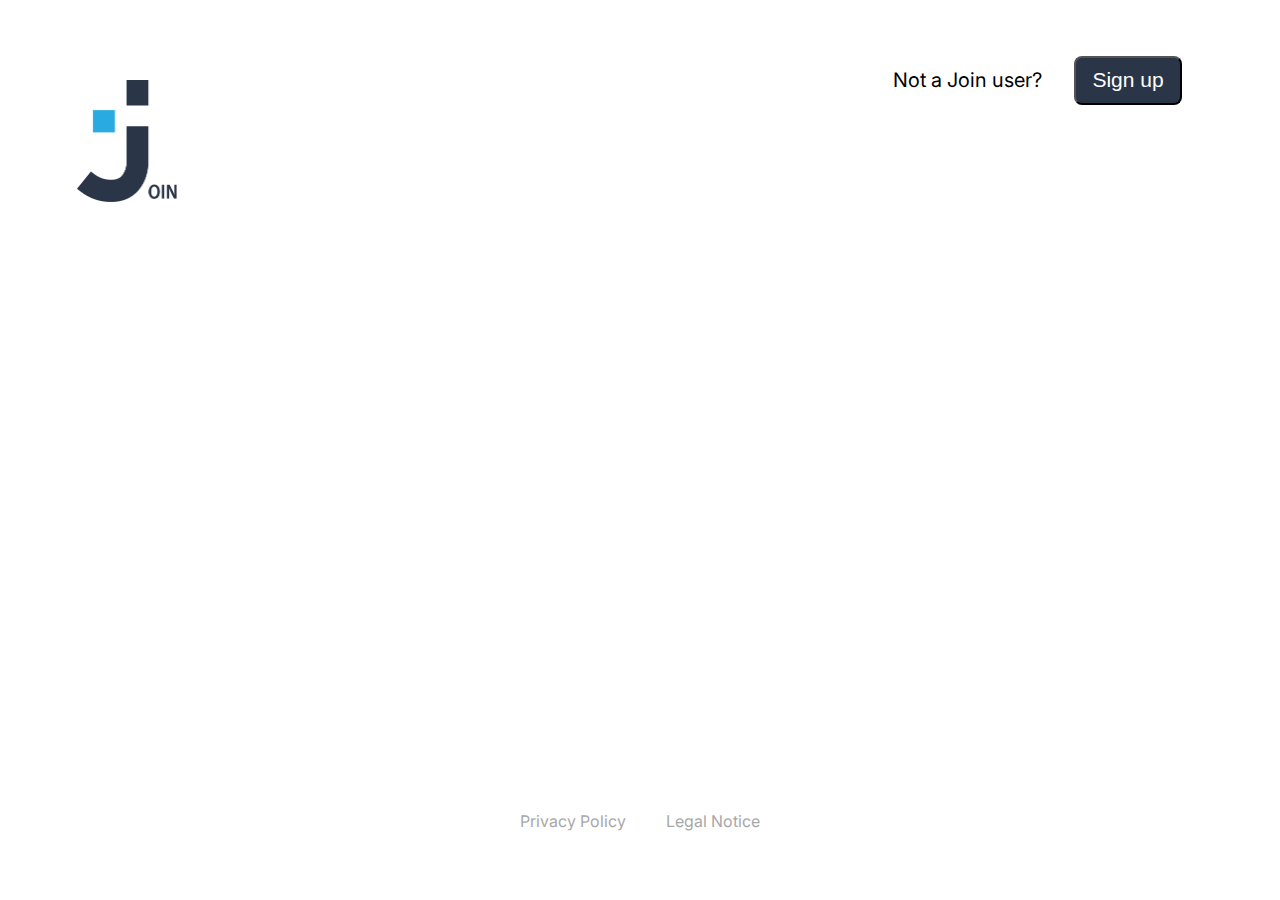
<file: index.html>
<!DOCTYPE html>
<html lang="en">
  <head>
    <meta charset="UTF-8" />
    <meta name="viewport" content="width=device-width, initial-scale=1.0" />
    <link rel="icon" href="/assets/img/logo_white.png" sizes="48x48" />
    <link rel="stylesheet" href="./styles/login.css" />
    <link rel="stylesheet" href="./styles/loginResponsive.css" />
    <script src="./scripts/script.js"></script>
    <script src="./scripts/login.js"></script>
    <title>Join</title>
  </head>

  <body onload="renderLogin()">
    
    <div id="wrapDiv"></div>
      <div class="legal-links">
        <a href="./privacy_policy.html" target="_blank">Privacy Policy</a><a href="./legal_notice.html" target="_blank">Legal Notice</a>
      </div>
    <div id="task-created-popup" class="popup">Login successful!</div>
    <div id="task-created-popup2" class="popup">Please check your details!</div>
    <div id="popup-valid-email" class="popup">Bitte geben Sie eine gültige E-Mail-Adresse ein.</div>
  </body>
</html>
</file>
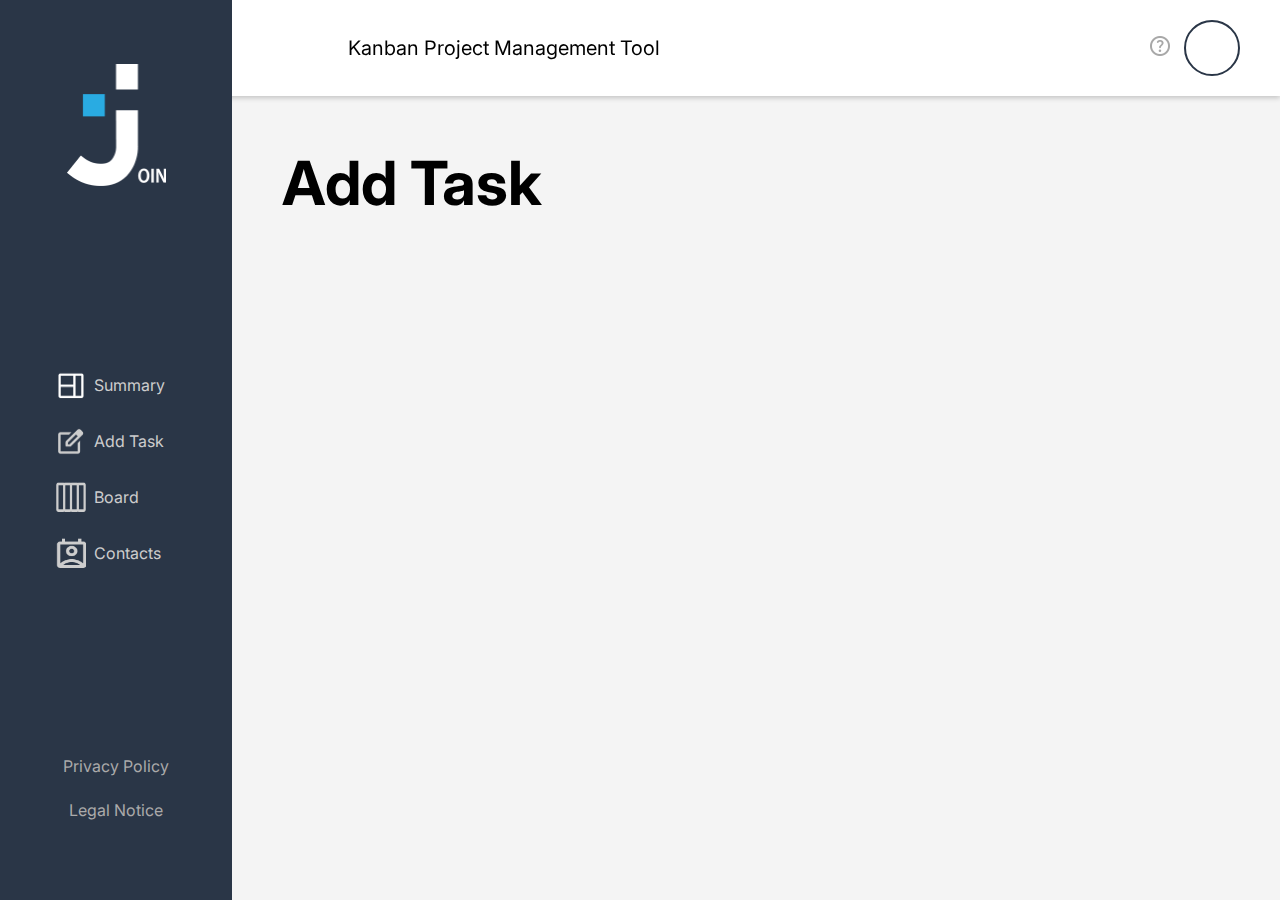
<file: addtask.html>
<!DOCTYPE html>
<html lang="de">

<head>
    <meta charset="UTF-8">
    <meta name="viewport" content="width=device-width, initial-scale=1.0">
    <title>JOIN - Add Task</title>
    <link rel="icon" href="./assets/img/logo_white.png" sizes="48x48" />
    <link rel="stylesheet" href="./styles/style.css">
    <link rel="stylesheet" href="./styles/addtask.css">
    <link rel="stylesheet" href="./styles/addtask2.css">
    <link rel="stylesheet" href="./styles/addtask3.css">
    <link rel="stylesheet" href="./styles/addtaskResponsive.css">
    <link rel="stylesheet" href="./styles/responsive.css">
    <link rel="stylesheet" href="./styles/header.css">
    <link rel="stylesheet" href="./styles/sidebar.css">
</head>

<body onload="init()">
    <div w3-include-html="./assets/templates/header.html"></div>
    <div w3-include-html="./assets/templates/sidebar.html"></div>
    <div class="container">
        <main>
            <section class="addTask-container">
                <div class="addTask-header">
                    <h1>Add Task</h1>
                </div>
                <div class="addTask-content">
                </div>
                <div class="addTask-footer"></div>
            </section>
        </main>
    </div>
    <div id="error-message-box" class="error-message-box"></div>
    <script src="./scripts/script.js"></script>
    <script src="./scripts/addtask.js"></script>
    <script src="./scripts/addtask2.js"></script>
    <script src="./scripts/addtask3.js"></script>
    <script src="./scripts/addtask4.js"></script>
    <script src="./scripts/addtask5.js"></script>
    <script src="./scripts/addtaskTemplates.js"></script>
    <script src="./scripts/remoteStorage.js"></script>
    <script src="./scripts/w3include.js"></script>
</body>

</html>
</file>
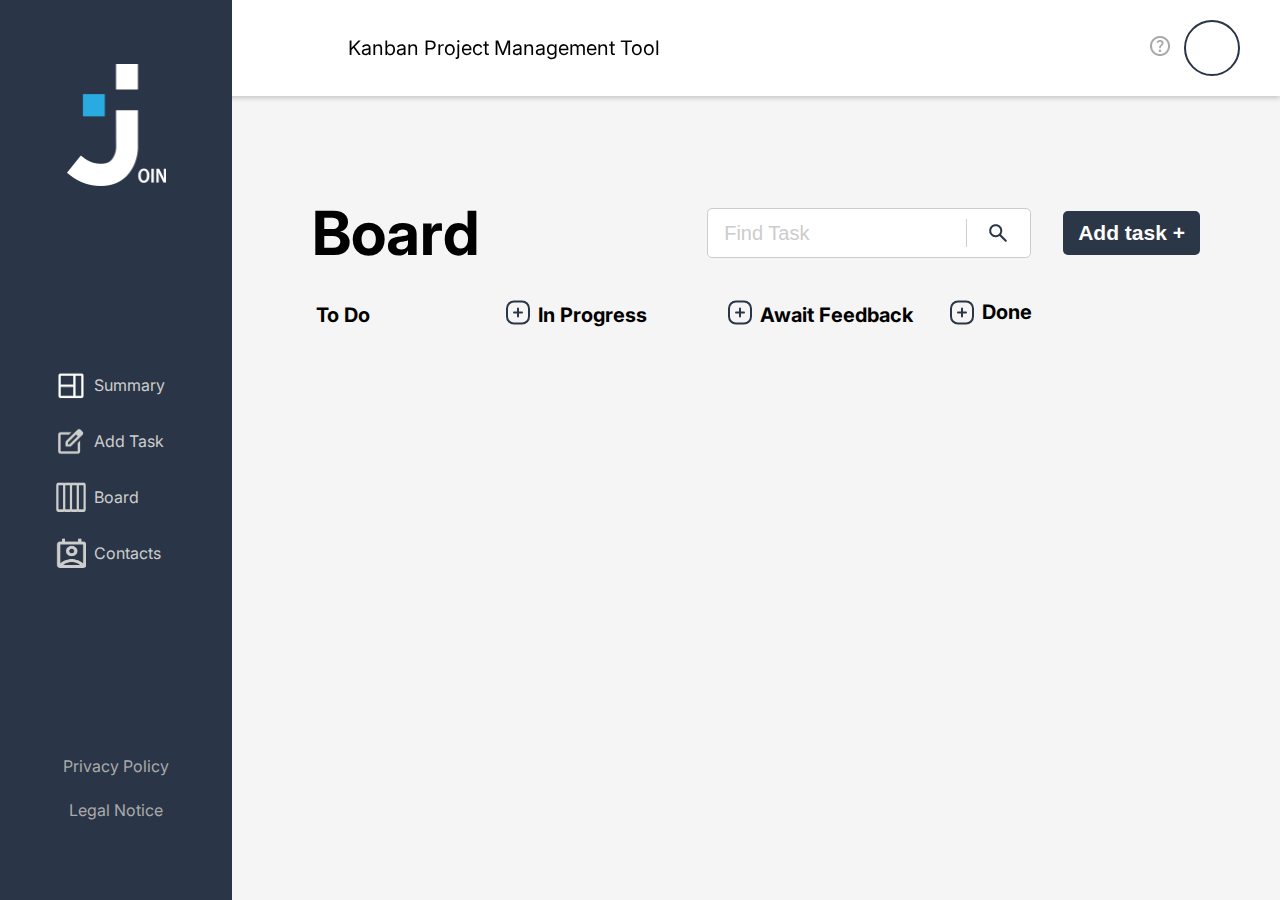
<file: board.html>
<!DOCTYPE html>
<html lang="en">

<head>
    <meta charset="UTF-8">
    <meta name="viewport" content="width=device-width, initial-scale=1.0">
    <title>JOIN - Board</title>
    <link rel="icon" href="./assets/img/logo_white.png" sizes="48x48" />
    <link rel="stylesheet" href="./styles/board.css">
    <link rel="stylesheet" href="./styles/boardPopups.css">
    <link rel="stylesheet" href="./styles/boardEditTask.css">
    <link rel="stylesheet" href="./styles/boardSubtasksEdit.css">
    <link rel="stylesheet" href="./styles/boardResponsive.css">
    <script src="./scripts/w3include.js"></script>
    <script src="./scripts/script.js"></script>
    <script src="./scripts/board.js"></script>
    <script src="./scripts/boardTemplates.js"></script>
    <script src="./scripts/boardEditTask.js"></script>
    <script src="./scripts/boardSubtasks.js"></script>
    <!-- <script src="./scripts/touchEvents.js"></script> -->
</head>

<body onload="onloadFunc()">
    <div w3-include-html="./assets/templates/header.html"></div>
    <div w3-include-html="./assets/templates/sidebar.html"></div>

    <div id="add-task-modal" class="add-task-modal hidden">
        <div class="add-task-popup">
            <button class="close-modal-btn" onclick="closeAddTaskModal()">✖</button>
            <iframe id="addTaskIframe" src="./addtask.html" onload="hideIframeElements('addTaskIframe')"
                frameborder="0"></iframe>
        </div>
    </div>

    <div id="taskPopup" class="popup" onclick="closeTaskPopup()">
        <div id="taskView" class="popup-content" onclick="event.stopPropagation()">
            <div class="popup-header">
                <div id="taskBadge"></div>
                <button onclick="closeTaskPopup()" class="close-btn">&#x2715</button>
            </div>
            <h1 id="taskTitle"></h1>
            <p id="taskDescription"></p>
            <p><span class="details">Due date: </span><span id="taskDueDate"></span></p>
            <p class="task-priority gap-8"><span class="details">Priority: </span><span class="task-priority"
                    id="taskPriority"></span></p>
            <p><span class="details">Assigned To: </span><span class="task-contacts" id="taskContacts"></span></p>
            <p><span class="details">Subtasks</span>
                <span class="subtasks" id="subtasksList">
                </span>
            </p>
            <div class="popup-footer">
                <div class="edit-and-delete">
                    <div class="delete-task" onclick="deleteTask()">
                        <img src="./assets/icons/contact_basket.png" alt="Delete Task">
                        <span>Delete</span>
                    </div>
                    <div class="separator"></div>
                    <div class="edit-task" onclick="editTask()">
                        <img src="./assets/icons/contact_edit.png" alt="Edit Task">
                        <span>Edit</span>
                    </div>
                </div>
            </div>
        </div>
        <div id="taskEdit" class="popup-content hidden" onclick="event.stopPropagation()"></div>
    </div>
    <div class="board-container">
        <div class="board-headline">
            <h1>Board</h1> <img onclick="window.location.href='./addtask.html'" id="plusAddTaskM"
                src="./assets/icons/plus-addtask-board.png" alt="Open Add Task">
            <div class="find-and-add">
                <div class="searchbar">
                    <input id="search-input" type="text" placeholder="Find Task" oninput="onSearchInput()"
                        maxlength="10" />
                    <div class="search-separator"></div>
                    <span onclick="findTask()" class="search-icon"><img src="./assets/icons/search.png" alt=""></span>
                </div>
                <button class="add-task" onclick="openAddTaskModal()">Add task +</button>
            </div>
        </div>
        <div class="board">
            <div class="row">
                <h2>To Do <button class="add-task-btn"><img src="./assets/icons/plus.svg" alt="Add Task"></button></h2>
                <div id="To-Do" ondrop="moveTo('To-Do')" ondragleave="removeHighlight('To-Do')"
                    ondragover="allowDrop(event); highlight('To-Do')">
                    <div class="task-list">
                    </div>
                </div>
            </div>
            <div class="row">
                <h2>In Progress <button class="add-task-btn"><img src="./assets/icons/plus.svg" alt="Add Task"></button>
                </h2>
                <div id="In Progress" ondrop="moveTo('In Progress')" ondragleave="removeHighlight('In Progress')"
                    ondragover="allowDrop(event); highlight('In Progress')">
                    <div class="task-list"></div>
                </div>
            </div>
            <div class="row">
                <h2>Await Feedback <button class="add-task-btn"><img src="./assets/icons/plus.svg"
                            alt="Add Task"></button></h2>
                <div id="Await Feedback" ondrop="moveTo('Await Feedback')"
                    ondragleave="removeHighlight('Await Feedback')"
                    ondragover="allowDrop(event); highlight('Await Feedback')">
                    <div class="task-list"></div>
                </div>
            </div>
            <div class="row">
                <h2>Done</h2>
                <div id="Done" ondrop="moveTo('Done')" ondragleave="removeHighlight('Done')"
                    ondragover="allowDrop(event); highlight('Done')">
                    <div class="task-list"></div>
                </div>
            </div>
        </div>
    </div>
</body>

</html>
</file>
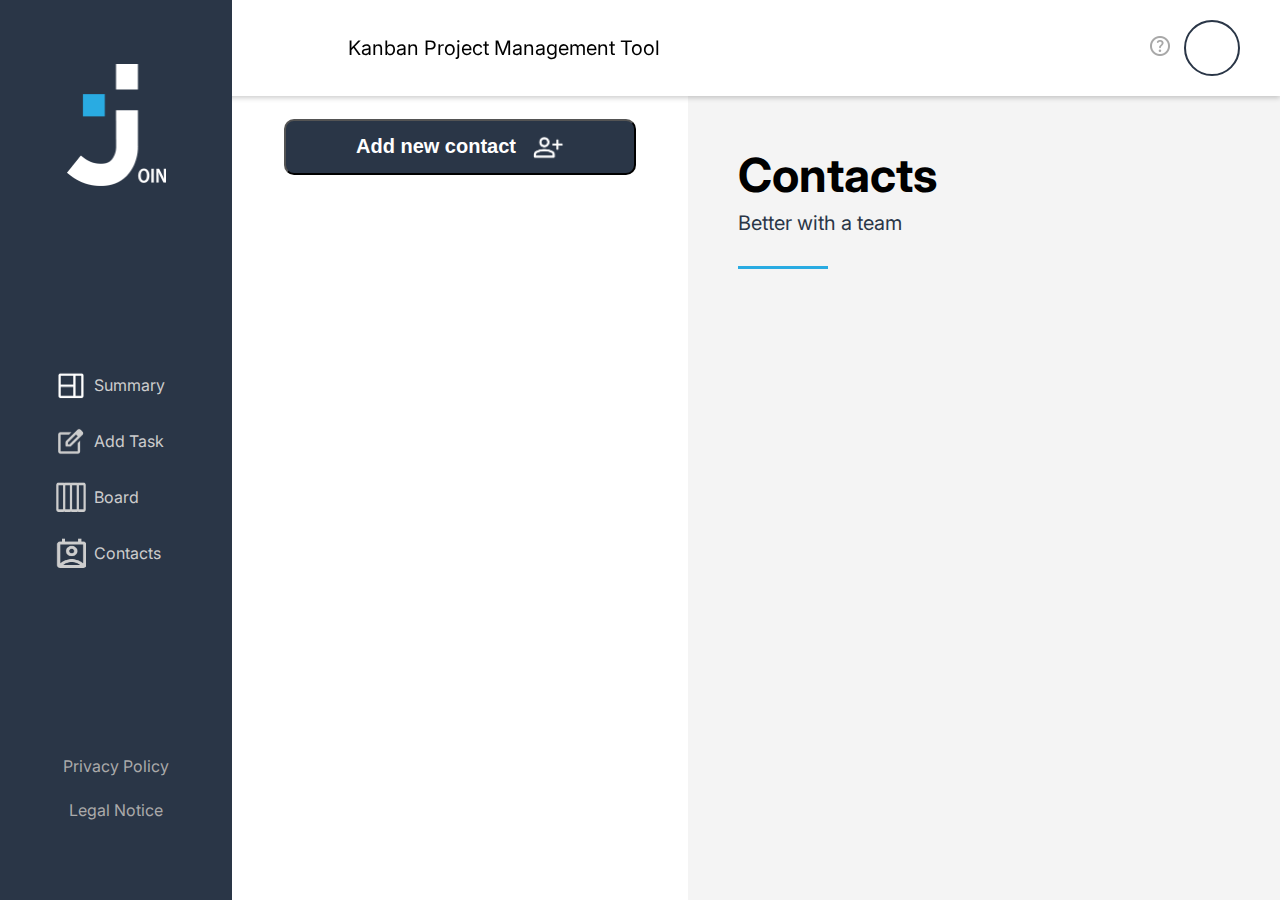
<file: contacts.html>
<!DOCTYPE html>
<html lang="de">

<head>
    <meta charset="UTF-8">
    <meta name="viewport" content="width=device-width, initial-scale=1.0">
    <title>JOIN - Contacts</title>
    <link rel="icon" href="./assets/img/logo_white.png" sizes="48x48" />
    <link rel="stylesheet" href="./styles/style.css">
    <link rel="stylesheet" href="./styles/contacts.css">
    <link rel="stylesheet" href="./styles/contacts2.css">
    <link rel="stylesheet" href="./styles/contactsResponsive.css">
    <link rel="stylesheet" href="./styles/contactsResponsive2.css">
    <link rel="stylesheet" href="./styles/responsive.css">
    <link rel="stylesheet" href="./styles/header.css">
    <link rel="stylesheet" href="./styles/sidebar.css">
</head>

<body onload="init()">
    <div w3-include-html="./assets/templates/header.html"></div>
    <div w3-include-html="./assets/templates/sidebar.html"></div>
    <div class="container">
        <main class="main-contacts">
            <section class="contacts-container">
                <div class="contacts-list">
                    <div class="contacts-area-button">
                        <button class="add-contact">
                            <h2>Add new contact</h2>
                            <img class="contacts-logo" src="../../assets/icons/addcontact.png" alt="Logo Add Contact">
                        </button>
                    </div>
                    <div class="contacts-area-list">
                    </div>
                </div>
                <div class="contacts-details">
                    <button class="contacts-back-button">
                        <img class="contacts-back-button-img" src="../../assets/icons/arrow-left-line.png" alt="Arrow left">
                    </button>
                    <div class="contacts-details-header">
                        <h1>Contacts</h1>
                        <div class="vertical-line">
                        </div>
                        <h2>Better with a team</h2>
                    </div>
                    <div class="contacts-card">
                    </div>
                </div>
            </section>
            <section id="myModal-contact" class="modal-contact">
                <div id="myModal-contact-content-add" class="modal-contact-content-add">
                    <div class="add-contact-left">
                        <img class="add-contact-logo" src="../../assets/img/logo_white.png" alt="Logo Add Task">
                        <h1>Add Contact</h1>
                        <h2>Tasks are better with a team!</h2>
                        <div class="horizontal-line">
                        </div>
                    </div>
                    <div class="add-contact-right">
                        <div class="add-contact-card">
                        </div>
                    </div>
                </div>
                <div id="myModal-contact-content-edit" class="modal-contact-content-edit">
                    <div class="add-contact-left">
                        <img class="add-contact-logo" src="../../assets/img/logo_white.png" alt="Logo Add Task">
                        <h1>Edit Contact</h1>
                        <div class="horizontal-line">
                        </div>
                    </div>
                    <div class="add-contact-right">
                        <div class="edit-contact-card">
                        </div>
                    </div>
                </div>
            </section>
        </main>
    </div>
    <div id="error-message-box" class="error-message-box"></div>
    <script src="./scripts/script.js"></script>
    <script src="./scripts/contacts.js"></script>
    <script src="./scripts/contacts2.js"></script>
    <script src="./scripts/contacts3.js"></script>
    <script src="./scripts/contacts4.js"></script>
    <script src="./scripts/contactsMobile.js"></script>
    <script src="./scripts/contactsTemplates.js"></script>
    <script src="./scripts/remoteStorage.js"></script>
    <script src="./scripts/w3include.js"></script>
</body>

</html>
</file>
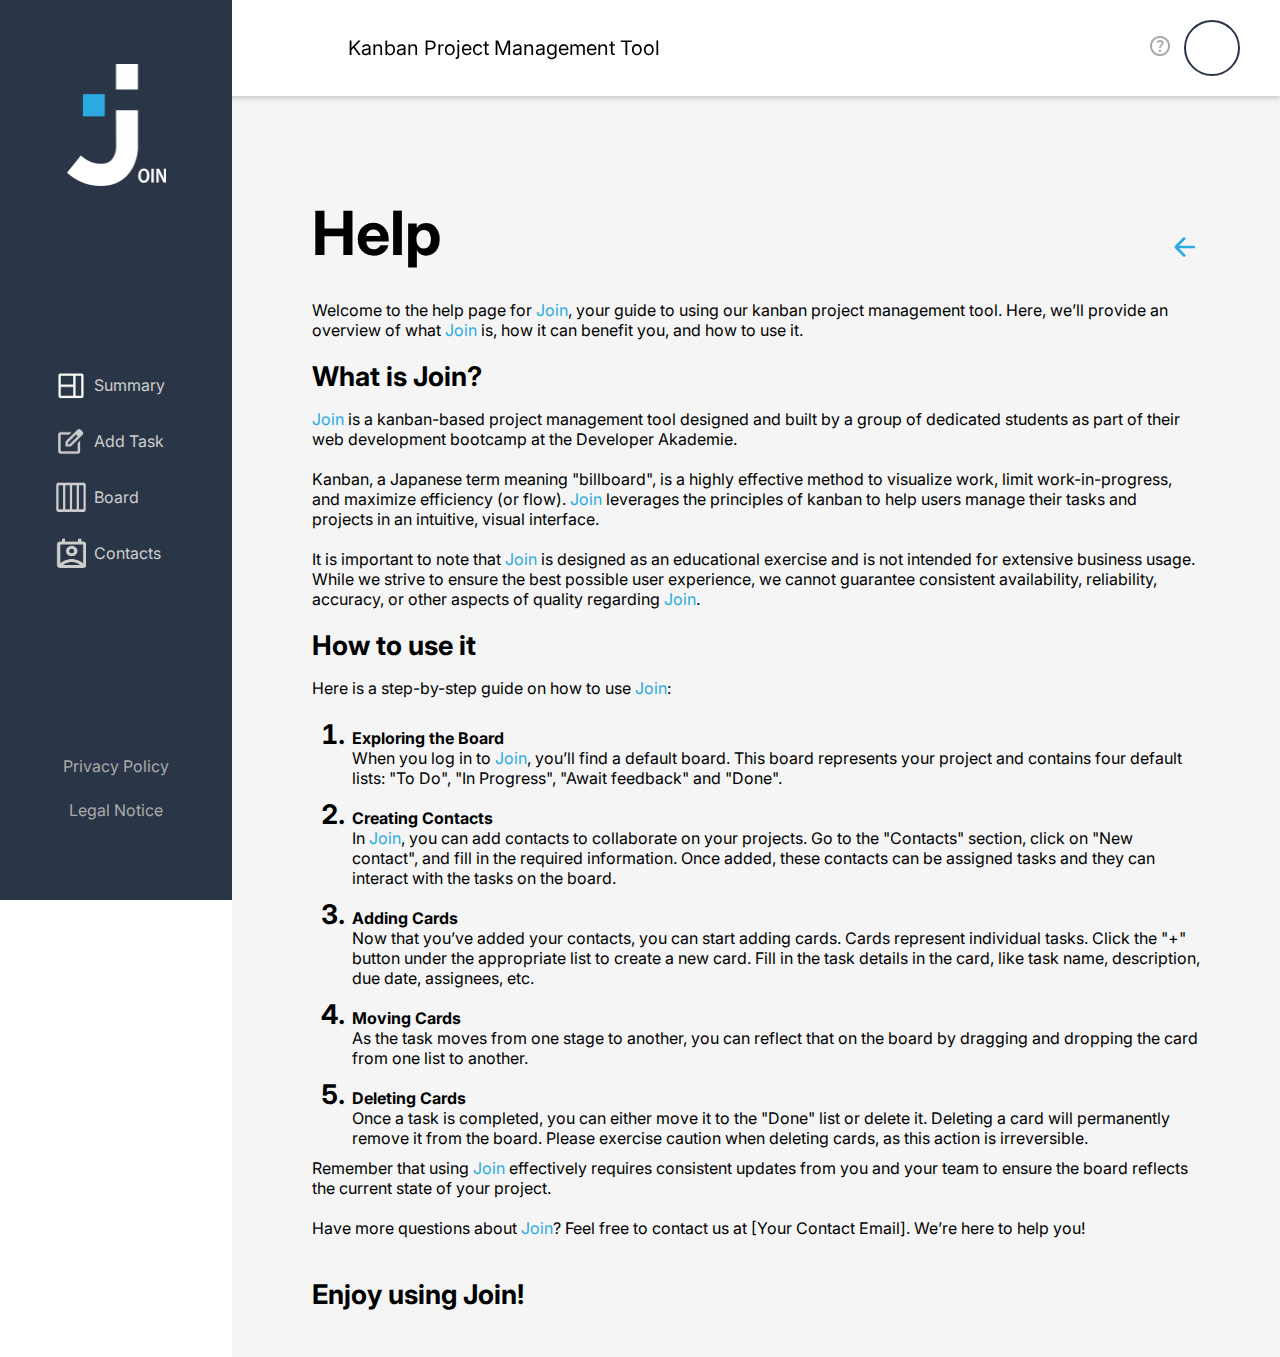
<file: help.html>
<!DOCTYPE html>
<html lang="en">
<head>
    <meta charset="UTF-8">
    <meta name="viewport" content="width=device-width, initial-scale=1.0">
    <title>JOIN - Help</title>
    <link rel="icon" href="./assets/img/logo_white.png" sizes="48x48" />
    <link rel="stylesheet" href="./styles/legal_notice.css">
    <script src="./scripts/w3include.js"></script>
    <script src="./scripts/script.js"></script>
</head>
<body onload="onLoadInit()">
    <div w3-include-html="./assets/templates/header.html"></div>
    <div w3-include-html="./assets/templates/sidebar.html"></div>
    <div class="legal-container">
        <div class="legal-headline">
            <h1>Help</h1>
            <button class="back" onclick="history.back()"><img src="./assets/icons/back.svg" alt="Back-Button"></button>
        </div>
    <p>Welcome to the help page for <span class="lightblue">Join</span>, your guide to using our kanban project management tool. Here, we’ll provide an overview of what <span class="lightblue">Join</span> is, how it can benefit you, and how to use it.</p>
<br>
    <h2>What is Join?</h2>
    <p><span class="lightblue">Join</span> is a kanban-based project management tool designed and built by a group of dedicated students as part of their web development bootcamp at the Developer Akademie.</p> <br>
    <p>Kanban, a Japanese term meaning "billboard", is a highly effective method to visualize work, limit work-in-progress, and maximize efficiency (or flow). <span class="lightblue">Join</span> leverages the principles of kanban to help users manage their tasks and projects in an intuitive, visual interface.</p> <br>
    <p>It is important to note that <span class="lightblue">Join</span> is designed as an educational exercise and is not intended for extensive business usage. While we strive to ensure the best possible user experience, we cannot guarantee consistent availability, reliability, accuracy, or other aspects of quality regarding <span class="lightblue">Join</span>.</p> <br>

    <h2>How to use it</h2>
    <p>Here is a step-by-step guide on how to use <span class="lightblue">Join</span>:</p> <br>
    <ol>
        <li>
            <strong>Exploring the Board</strong><br>
            When you log in to <span class="lightblue">Join</span>, you’ll find a default board. This board represents your project and contains four default lists: "To Do", "In Progress", "Await feedback" and "Done".
        </li>
        <li>
            <strong>Creating Contacts</strong><br>
            In <span class="lightblue">Join</span>, you can add contacts to collaborate on your projects. Go to the "Contacts" section, click on "New contact", and fill in the required information. Once added, these contacts can be assigned tasks and they can interact with the tasks on the board.
        </li>
        <li>
            <strong>Adding Cards</strong><br>
            Now that you’ve added your contacts, you can start adding cards. Cards represent individual tasks. Click the "+" button under the appropriate list to create a new card. Fill in the task details in the card, like task name, description, due date, assignees, etc.
        </li>
        <li>
            <strong>Moving Cards</strong><br>
            As the task moves from one stage to another, you can reflect that on the board by dragging and dropping the card from one list to another.
        </li>
        <li>
            <strong>Deleting Cards</strong><br>
            Once a task is completed, you can either move it to the "Done" list or delete it. Deleting a card will permanently remove it from the board. Please exercise caution when deleting cards, as this action is irreversible.
        </li>
    </ol>
    <p>Remember that using <span class="lightblue">Join</span> effectively requires consistent updates from you and your team to ensure the board reflects the current state of your project.</p> <br>
    <p>Have more questions about <span class="lightblue">Join</span>? Feel free to contact us at [Your Contact Email]. We’re here to help you!</p><br><br>

    <h2>Enjoy using Join!</h2>
    </div>
</body>
</html>
</file>
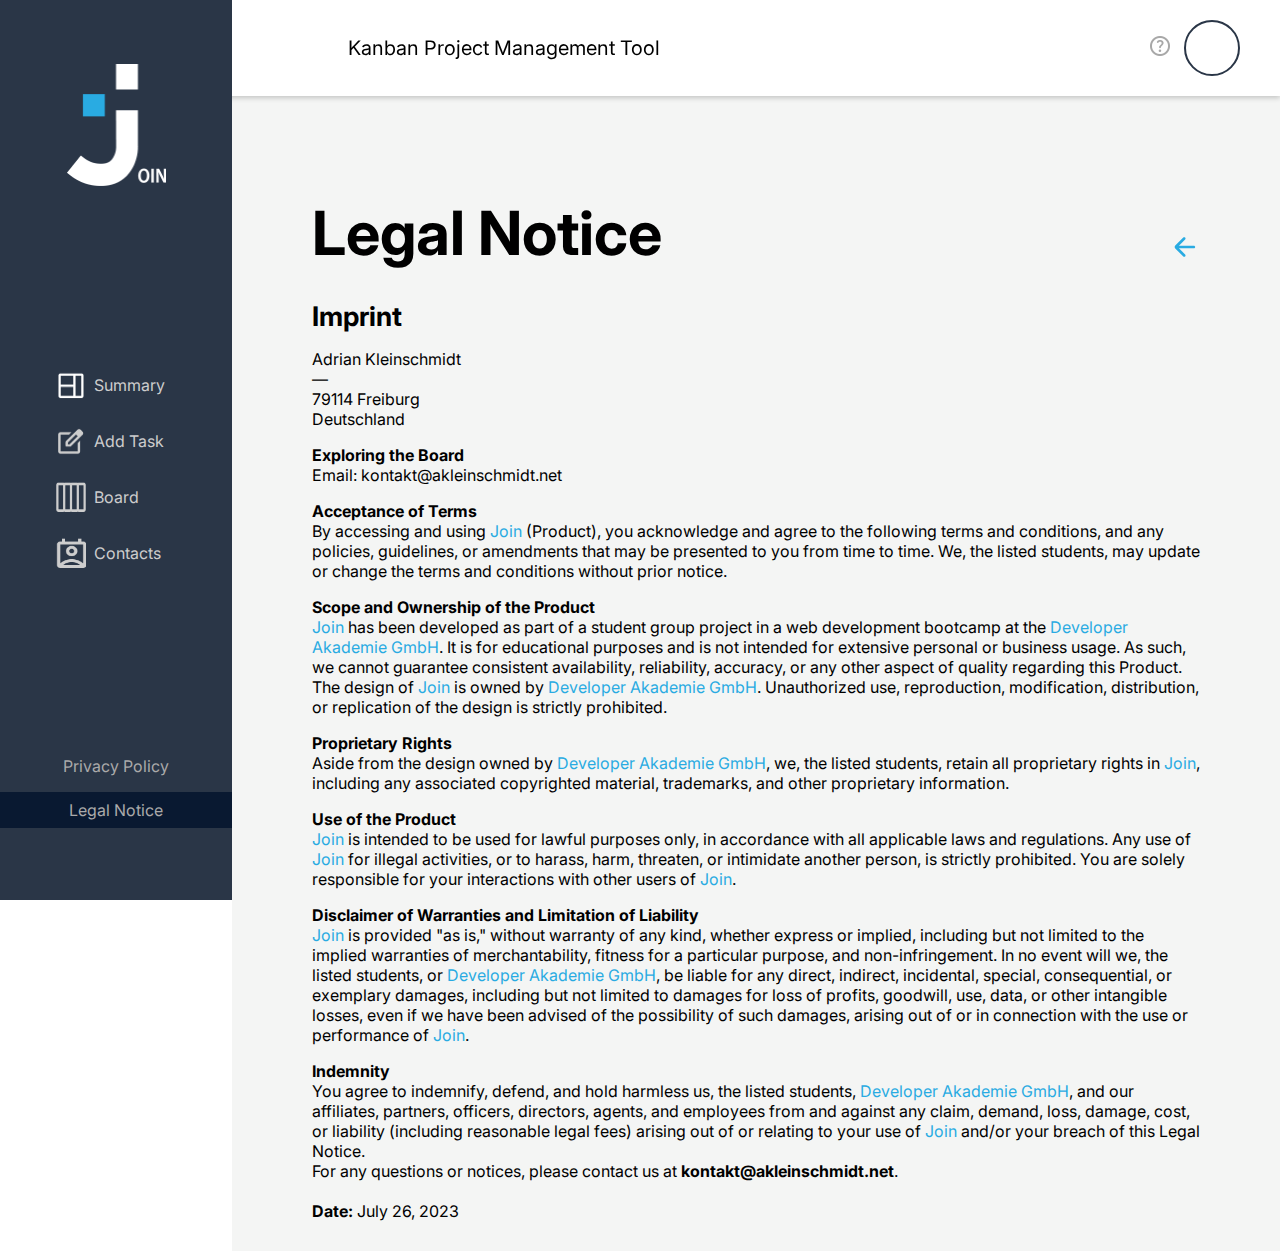
<file: legal_notice.html>
<!DOCTYPE html>
<html lang="en">

<head>
    <meta charset="UTF-8">
    <meta name="viewport" content="width=device-width, initial-scale=1.0">
    <title>JOIN - Legal Notice</title>
    <link rel="icon" href="./assets/img/logo_white.png" sizes="48x48" />
    <link rel="stylesheet" href="./styles/legal_notice.css">
    <script src="./scripts/w3include.js"></script>
    <script src="./scripts/script.js"></script>
    <style>
        #sidebar-footer a[href="../../legal_notice.html"] {
            background-color: #091931;
            width: 100%;
        }
    </style>
</head>

<body onload="onLoadInit()">

    <div w3-include-html="./assets/templates/header.html"></div>
    <div w3-include-html="./assets/templates/sidebar.html"></div>
    <div class="legal-container">
        <div class="legal-headline">
            <h1>Legal Notice</h1>
            <button class="back" onclick="history.back()"><img src="./assets/icons/back.svg" alt="Back-Button"></button>
        </div>

        <h2>Imprint</h2>
        <p>
            <span>Adrian Kleinschmidt</span>
            <br>
            <span>—</span>
            <br>
            <span>79114 Freiburg</span>
            <br>
            <span>Deutschland</span>


        </p>

        <h3>Exploring the Board</h3>
        <p>Email: kontakt@akleinschmidt.net</p>

        <h3>Acceptance of Terms</h3>
        <p>
            By accessing and using <span class="lightblue">Join</span> (Product), you acknowledge and agree to the
            following
            terms and conditions, and any
            policies, guidelines, or amendments that may be presented to you from time to time. We, the listed students,
            may
            update or change the terms and conditions without prior notice.
        </p>

        <h3>Scope and Ownership of the Product</h3>
        <p>
            <span class="lightblue">Join</span> has been developed as part of a student group project in a web
            development
            bootcamp at the
            <span class="lightblue">Developer Akademie GmbH</span>. It is for educational purposes and is not intended
            for
            extensive
            personal or business usage. As such, we cannot guarantee consistent availability, reliability, accuracy, or
            any
            other aspect of quality regarding this Product.
        </p>
        <p>
            The design of <span class="lightblue">Join</span> is owned by <span class="lightblue">Developer Akademie
                GmbH</span>. Unauthorized use, reproduction,
            modification, distribution, or replication of the design is strictly prohibited.
        </p>

        <h3>Proprietary Rights</h3>
        <p>
            Aside from the design owned by <span class="lightblue">Developer Akademie GmbH</span>, we, the listed
            students,
            retain all
            proprietary rights in <span class="lightblue">Join</span>, including any associated copyrighted material,
            trademarks, and other proprietary
            information.
        </p>

        <h3>Use of the Product</h3>
        <p>
            <span class="lightblue">Join</span> is intended to be used for lawful purposes only, in accordance with all
            applicable laws and regulations.
            Any use of <span class="lightblue">Join</span> for illegal activities, or to harass, harm, threaten, or
            intimidate another person, is strictly
            prohibited. You are solely responsible for your interactions with other users of <span
                class="lightblue">Join</span>.
        </p>

        <h3>Disclaimer of Warranties and Limitation of Liability</h3>
        <p>
            <span class="lightblue">Join</span> is provided "as is," without warranty of any kind, whether express or
            implied, including but not limited to
            the implied warranties of merchantability, fitness for a particular purpose, and non-infringement. In no
            event
            will we, the listed students, or <span class="lightblue">Developer Akademie GmbH</span>, be liable for any
            direct, indirect,
            incidental, special, consequential, or exemplary damages, including but not limited to damages for loss of
            profits, goodwill, use, data, or other intangible losses, even if we have been advised of the possibility of
            such damages, arising out of or in connection with the use or performance of <span
                class="lightblue">Join</span>.
        </p>

        <h3>Indemnity</h3>
        <p>
            You agree to indemnify, defend, and hold harmless us, the listed students, <span class="lightblue">Developer
                Akademie GmbH</span>, and our affiliates, partners, officers, directors, agents, and employees from and
            against any
            claim, demand, loss, damage, cost, or liability (including reasonable legal fees) arising out of or relating
            to
            your use of <span class="lightblue">Join</span> and/or your breach of this Legal Notice.
        </p>

        <p>
            For any questions or notices, please contact us at <strong>kontakt@akleinschmidt.net</strong>.
        </p><br>

        <p><strong>Date:</strong> July 26, 2023</p>
    </div>
</body>

</html>
</file>
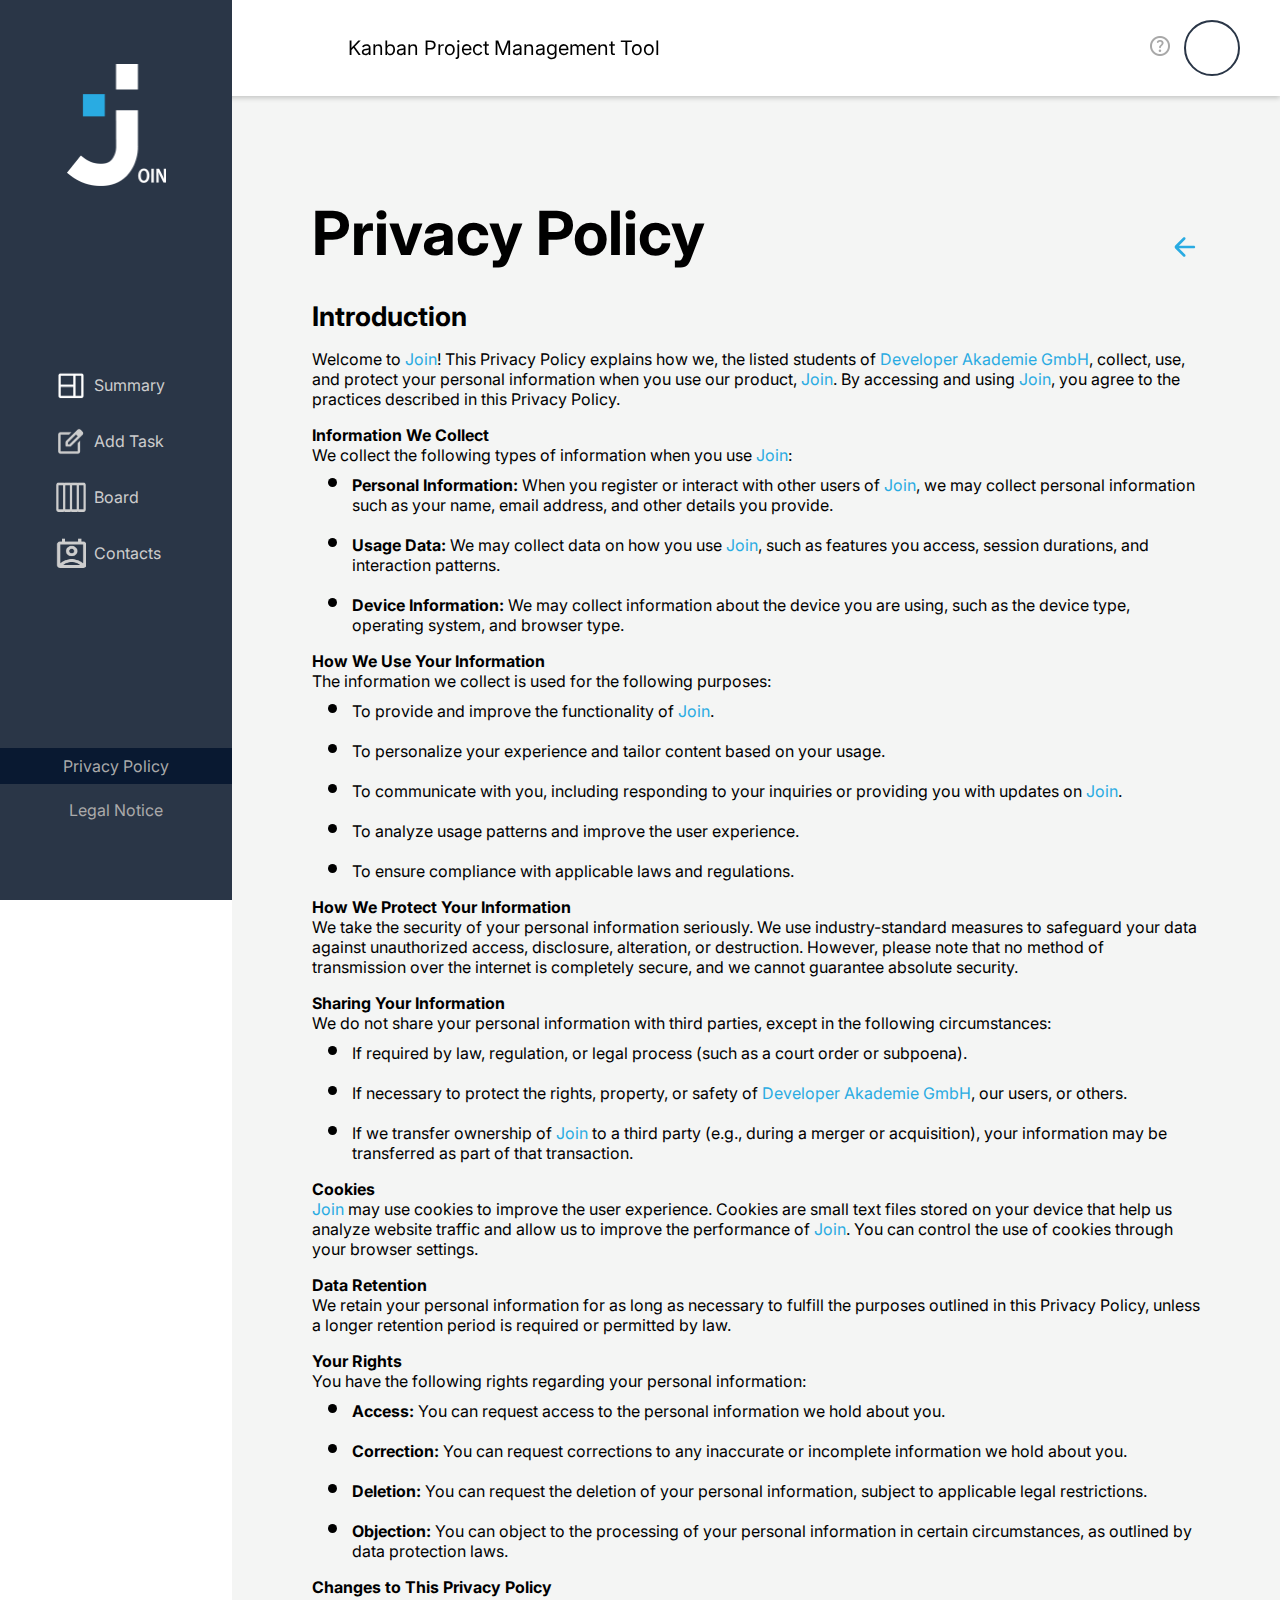
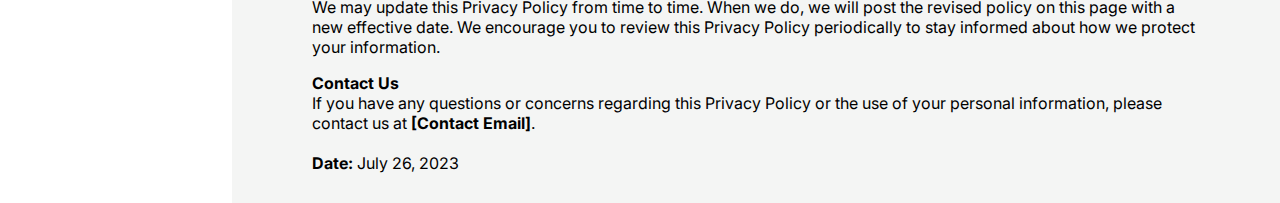
<file: privacy_policy.html>
<!DOCTYPE html>
<html lang="en">

<head>
    <meta charset="UTF-8">
    <meta name="viewport" content="width=device-width, initial-scale=1.0">
    <title>JOIN - Privacy Policy</title>
    <link rel="icon" href="./assets/img/logo_white.png" sizes="48x48" />
    <link rel="stylesheet" href="./styles/legal_notice.css">
    <script src="./scripts/w3include.js"></script>
    <script src="./scripts/script.js"></script>
    <style>
        #sidebar-footer a[href="../../privacy_policy.html"] {
            background-color: #091931;
            width: 100%;
        }
    </style>
</head>

<body onload="onLoadInit()">
    <div w3-include-html="./assets/templates/header.html"></div>
    <div w3-include-html="./assets/templates/sidebar.html"></div>
    <div class="legal-container">
        <div class="legal-headline">
            <h1>Privacy Policy</h1>
            <button class="back" onclick="history.back()"><img src="./assets/icons/back.svg" alt="Back-Button"></button>
        </div>


        <h2>Introduction</h2>
        <p>
            Welcome to <span class="lightblue">Join</span>! This Privacy Policy explains how we, the listed students of
            <span class="lightblue">Developer Akademie GmbH</span>, collect,
            use, and protect your personal information when you use our product, <span class="lightblue">Join</span>. By
            accessing and using <span class="lightblue">Join</span>, you
            agree to the practices described in this Privacy Policy.
        </p>

        <h3>Information We Collect</h3>
        <p>
            We collect the following types of information when you use <span class="lightblue">Join</span>:
        </p>
        <ul>
            <li><strong>Personal Information:</strong> When you register or interact with other users of <span
                    class="lightblue">Join</span>, we may
                collect personal information such as your name, email address, and other details you provide.</li>
            <li><strong>Usage Data:</strong> We may collect data on how you use <span class="lightblue">Join</span>,
                such as
                features you access, session
                durations, and interaction patterns.</li>
            <li><strong>Device Information:</strong> We may collect information about the device you are using, such as
                the
                device type, operating system, and browser type.</li>
        </ul>

        <h3>How We Use Your Information</h3>
        <p>
            The information we collect is used for the following purposes:
        </p>
        <ul>
            <li>To provide and improve the functionality of <span class="lightblue">Join</span>.</li>
            <li>To personalize your experience and tailor content based on your usage.</li>
            <li>To communicate with you, including responding to your inquiries or providing you with updates on <span
                    class="lightblue">Join</span>.</li>
            <li>To analyze usage patterns and improve the user experience.</li>
            <li>To ensure compliance with applicable laws and regulations.</li>
        </ul>

        <h3>How We Protect Your Information</h3>
        <p>
            We take the security of your personal information seriously. We use industry-standard measures to safeguard
            your
            data against unauthorized access, disclosure, alteration, or destruction. However, please note that no
            method of
            transmission over the internet is completely secure, and we cannot guarantee absolute security.
        </p>

        <h3>Sharing Your Information</h3>
        <p>
            We do not share your personal information with third parties, except in the following circumstances:
        </p>
        <ul>
            <li>If required by law, regulation, or legal process (such as a court order or subpoena).</li>
            <li>If necessary to protect the rights, property, or safety of <span class="lightblue">Developer Akademie
                    GmbH</span>, our users, or others.
            </li>
            <li>If we transfer ownership of <span class="lightblue">Join</span> to a third party (e.g., during a merger
                or
                acquisition), your information
                may be transferred as part of that transaction.</li>
        </ul>

        <h3>Cookies</h3>
        <p>
            <span class="lightblue">Join</span> may use cookies to improve the user experience. Cookies are small text
            files
            stored on your device that
            help us analyze website traffic and allow us to improve the performance of <span
                class="lightblue">Join</span>.
            You can control the use of
            cookies through your browser settings.
        </p>

        <h3>Data Retention</h3>
        <p>
            We retain your personal information for as long as necessary to fulfill the purposes outlined in this
            Privacy
            Policy, unless a longer retention period is required or permitted by law.
        </p>

        <h3>Your Rights</h3>
        <p>
            You have the following rights regarding your personal information:
        </p>
        <ul>
            <li><strong>Access:</strong> You can request access to the personal information we hold about you.</li>
            <li><strong>Correction:</strong> You can request corrections to any inaccurate or incomplete information we
                hold
                about you.</li>
            <li><strong>Deletion:</strong> You can request the deletion of your personal information, subject to
                applicable
                legal restrictions.</li>
            <li><strong>Objection:</strong> You can object to the processing of your personal information in certain
                circumstances, as outlined by data protection laws.</li>
        </ul>

        <h3>Changes to This Privacy Policy</h3>
        <p>
            We may update this Privacy Policy from time to time. When we do, we will post the revised policy on this
            page
            with a new effective date. We encourage you to review this Privacy Policy periodically to stay informed
            about
            how we protect your information.
        </p>

        <h3>Contact Us</h3>
        <p>
            If you have any questions or concerns regarding this Privacy Policy or the use of your personal information,
            please contact us at <strong>[Contact Email]</strong>.
        </p><br>

        <p><strong>Date:</strong> July 26, 2023</p>
    </div>
</body>

</html>
</file>
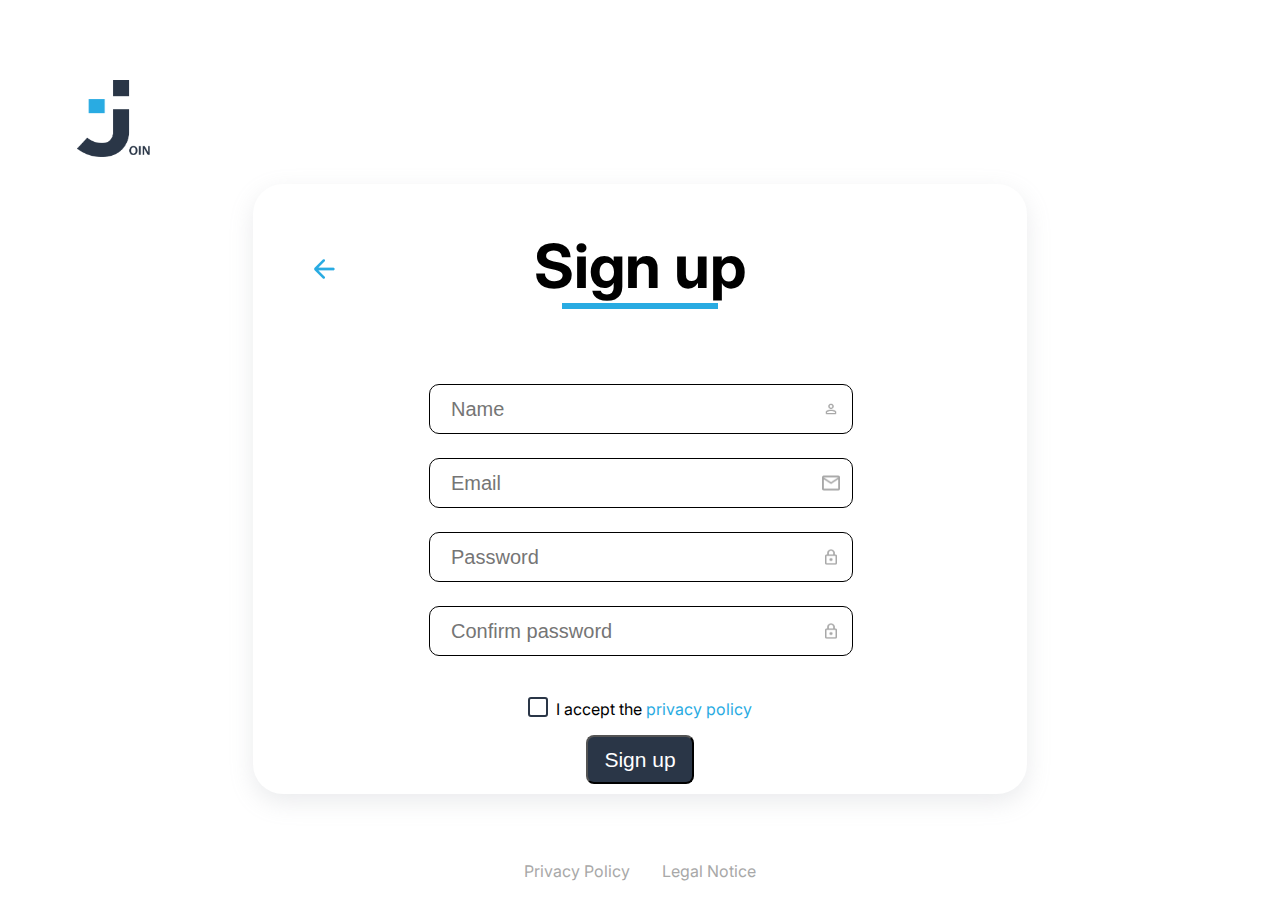
<file: signup.html>
<!DOCTYPE html>
<html lang="en">

<head>
  <meta charset="UTF-8" />
  <meta name="viewport" content="width=device-width, initial-scale=1.0" />
  <link rel="icon" href="/assets/img/logo_white.png" sizes="48x48" />
  <link rel="stylesheet" href="styles/signup.css" />
  <link rel="stylesheet" href="styles/signupResponsive.css">
  <script src="scripts/signup.js"></script>
  <title>Join</title>
</head>

<body onload="renderSignup()">

  <div id="wrapDiv" class="content"></div>
    <div id="popup-mismatch" class="popup">Die Passwörter stimmen nicht überein.</div>
    <div id="popup-policy" class="popup">Bitte akzeptiere die Datenschutzrichtlinie.</div>
    <div id="popup-valid-email" class="popup">Bitte geben Sie eine gültige E-Mail-Adresse ein.</div>
</body>

</html>
</file>
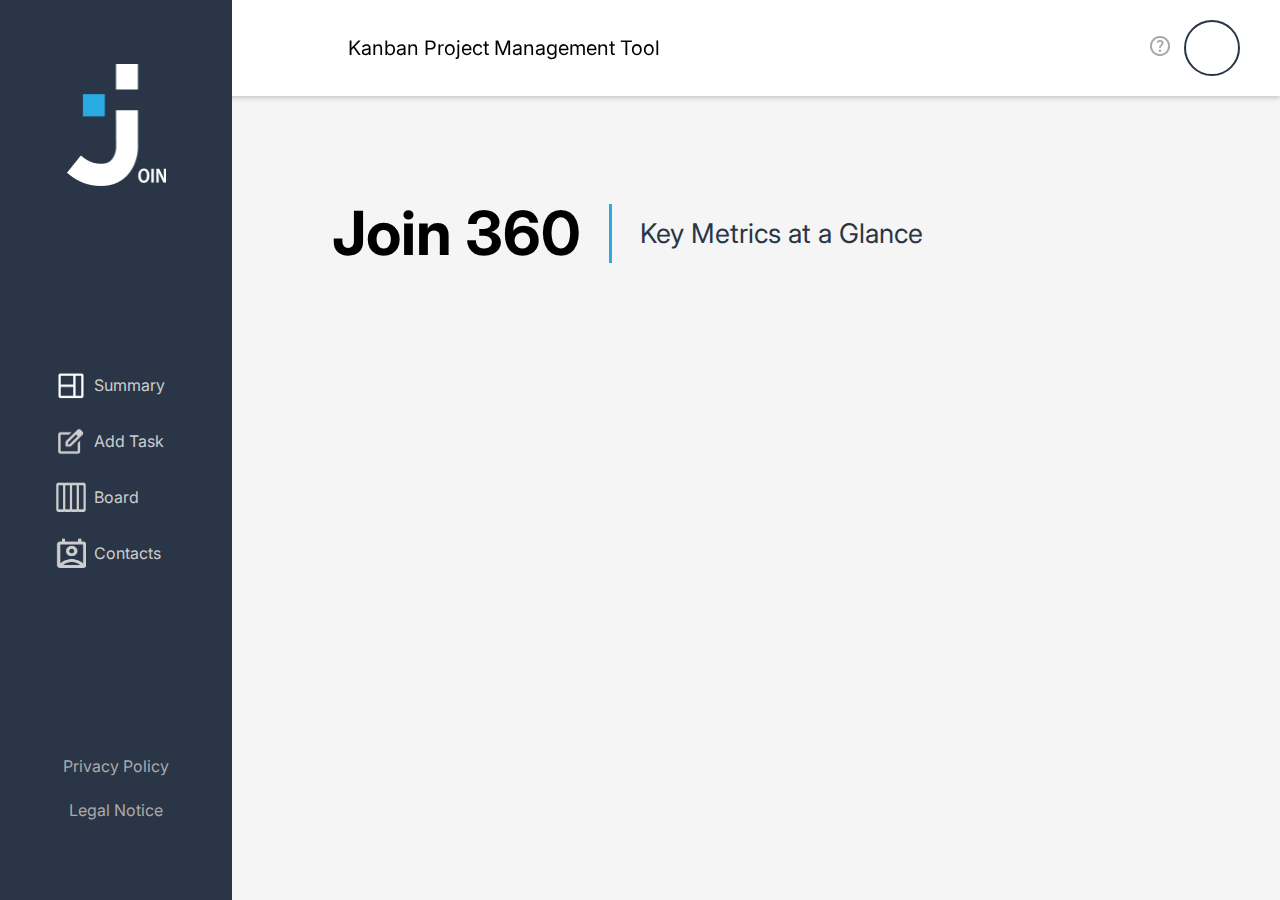
<file: summary.html>
<!DOCTYPE html>
<html lang="en">

<head>
    <meta charset="UTF-8">
    <meta name="viewport" content="width=device-width, initial-scale=1.0">
    <title>JOIN - Summary</title>
    <link rel="icon" href="./assets/img/logo_white.png" sizes="48x48" />
    <link rel="stylesheet" href="./styles/summary.css">
    <script src="./scripts/w3include.js"></script>
    <script src="./scripts/script.js"></script>
    <script src="./scripts/summary.js"></script>
    
</head>

<body onload="onloadFunc()">
    <div w3-include-html="./assets/templates/header.html"></div>
    <div w3-include-html="./assets/templates/sidebar.html"></div>
    <div class="container">
        <div class="sum-headline">
            <h1>Join 360</h1>
            <div class="separator"></div>
            <h2>Key Metrics at a Glance</h2>
        </div>
        <div id="content" class="content"></div>
    </div>
</body>

</html>
</file>
<file: styles/login.css>
body {
  margin: 0;
  font-family: inter;
  display: flex;
  flex-direction: column;
  align-items: center;
  justify-content: center;
}

@font-face {
  font-family: inter;
  src: url(../assets/fonts/inter.ttf);
}

.content {
  opacity: 0;
  visibility: hidden;
  pointer-events: none;
}

.visible {
  opacity: 1;
  visibility: visible;
  pointer-events: auto;
}

.animation-wrapper {
  display: flex;
  justify-content: center;
  align-items: center;
}

.join_image {
  position: absolute;
  width: 150px;
  height: auto;
  animation: moveToTopLeft 1s forwards;
}

.move-to-position {
  animation: moveToTopLeft 1s forwards;
}

@keyframes moveToTopLeft {
  0% {
    transform: translate(-50%, -50%);
    top: 50%;
    left: 50%;
  }

  100% {
    transform: none;
    top: 10px;
    left: 20px;
  }
}

h1 {
  text-align: center;
  font-weight: 700px;
  font-size: 61px;
  margin: 0px;
}

.login {
  display: flex;
  justify-content: center;
  flex-direction: column;
  align-items: center;
}

.separator {
  width: 150px;
  border: 3px solid rgba(41, 171, 226, 1);
}

.join_image {
  position: absolute;
  height: 122px;
  width: 100px;
  top: 80px;
  left: 77px;
}

.signup_div {
  font-size: 20px;
  font-weight: 400;
  display: flex;
  align-items: center;
  position: absolute;
  top: 48px;
  right: 98px;
  padding-bottom: 50px;
  gap: 32px;
}

.login_div {
  box-shadow: rgba(149, 157, 165, 0.2) 0px 8px 24px;
  display: flex;
  align-items: center;
  justify-content: center;
  flex-direction: column;
  height: 449px;
  width: 652px;
  border-radius: 30px;
  gap: 32px;
  border-radius: 30px;
  padding: 48px 115px 48px 115px;
  margin-top: 250px;
}

.email_password {
  width: 422px;
  height: 152px;
  display: flex;
  flex-direction: column;
  gap: 20px;
}

.input-icon {
  display: flex;
  flex-direction: column;
  gap: 10px;
}

.input-wrapper {
  margin-top: 10px;
  position: relative;
  width: 100%;
}

.input-wrapper input {
  width: 100%;
  padding: 10px 40px 10px 10px;
  font-size: 16px;
  box-sizing: border-box;
}

.input-wrapper .icon {
  position: absolute;
  right: 10px;
  top: 50%;
  transform: translateY(-50%);
  display: flex;
  align-items: center;
}

.input-wrapper .icon img {
  height: 16px;
  width: 20px;
  object-fit: contain;
}

.login_guestlogin {
  display: flex;
  justify-content: space-between;
  margin-top: 20px;
}
.input1 {
  width: 422px;
  height: 48px;
  border-radius: 10px;
  border: 1px solid #2a3647;
  padding: 12px 21px 12px 21px;
  gap: 10px;
  font-size: 20px;
  font-weight: 400;
}

.input2 {
  width: 422px;
  height: 48px;
  border-radius: 10px;
  border: 1px solid #2a3647;
  padding: 12px 21px 12px 21px;
  gap: 10px;
  font-size: 20px;
  font-weight: 400;
}

.login_guestlogin {
  display: flex;
  padding-top: 24px;
  gap: 32px;
}

.blue_button1 {
  display: flex;
  justify-content: center;
  align-items: center;
  font-weight: 700px;
  font-size: 21px;
  background-color: #2a3647;
  width: 108px;
  height: 49px;
  padding: 15px 16px 15px 16px;
  gap: 10px;
  border-radius: 8px;
  color: white;
  transition: 0.3s;
}

.dataprotection_div {
  display: flex;
  justify-content: center;
  align-items: center;
  font-weight: 400px;
  font-size: 16px;
  gap: 32px;
  margin-top: 35px;
}

a {
  font-size: 16px;
  font-weight: 400px;
  text-decoration: none;
  color: rgba(168, 168, 168, 1);
}

a:hover {
  text-decoration: none;
  cursor: pointer;
  color: rgb(41, 171, 226);
}

.blue_button2 {
  display: flex;
  justify-content: center;
  align-items: center;
  font-weight: 700px;
  font-size: 21px;
  background-color: #2a3647;
  width: 110px;
  height: 48px;
  padding: 15px 24px 15px 24px;
  gap: 10px;
  border-radius: 8px;
  color: white;
  transition: 0.3s;
}

.white_button {
  display: flex;
  justify-content: center;
  align-items: center;
  font-weight: 700px;
  font-size: 21px;
  border: 1px solid #2a3647;
  background-color: white;
  height: 48px;
  width: 177px;
  padding: 15px 24px 15px 24px;
  gap: 10px;
  border-radius: 8px;
  color: #2a3647;
  transition: 0.3s;
}

.blue_button1:hover {
  cursor: pointer;
  background-color: rgb(41, 171, 226);
  border-color: rgb(41, 171, 226);
}

.blue_button2:hover {
  cursor: pointer;
  background-color: rgb(41, 171, 226);
  border-color: rgb(41, 171, 226);
}

.white_button:hover {
  cursor: pointer;
  border-color: rgb(41, 171, 226);
  color: rgb(41, 171, 226);
}

.input1:focus,
.input2:focus {
  border: 2px solid rgb(41, 171, 226);
  outline: none;
}

.input1:not(:focus),
.input2:not(:focus) {
  border: 1px solid black;
}

.lock-icon  {
  cursor: pointer;
}

.popup {
  position: fixed;
  top: 600px;
  left: 50%;
  transform: translate(-50%, -50%);
  background-color:#2a3647;
  color: white;
  padding: 15px 30px;
  border-radius: 8px;
  box-shadow: 0 4px 6px rgba(0, 0, 0, 0.2);
  font-size: 16px;
  font-family: inter;
  text-align: center;
  opacity: 0;
  visibility: hidden;
  transition: opacity 0.3s ease, visibility 0.3s ease;
  z-index: 1000;
}

.popup.show {
  opacity: 1;
  visibility: visible;
  transform: translateX(-50%) translateY(0); 
}

.legal-links {
  display: flex;
  margin-top: 16px;
  margin-bottom: 16px;
  gap: 40px;
}
</file>
<file: styles/loginResponsive.css>
@media (max-width: 882px) {
  .join_image {
    position: absolute;
    height: 83px;
    width: 76px;
    top: 80px;
    left: 77px;
  }

  .login_div {
    box-shadow: rgba(149, 157, 165, 0.2) 0px 8px 24px;
    display: flex;
    align-items: center;
    justify-content: center;
    flex-direction: column;
    height: 475px;
    width: 396px;
    border-radius: 30px;
    gap: 32px;
    border-radius: 30px;
    padding: 48px 115px 48px 115px;
    margin-top: 176px;
  }

  #wrapDiv {
    display: flex;
    align-items: center;
    gap: 24px;
    flex-direction: column-reverse;
  }

  .signup_div {
    position: static;
    width: auto;
    padding: 0;
    text-align: center;
  }

  .login_guestlogin {
    display: flex;
    flex-direction: column;
    justify-content: center;
    align-items: center;
    padding-top: 2px;
    gap: 12px;
  }

  .blue_button2 {
    font-weight: 700px;
    font-size: 21px;
    background-color: #2a3647;
    width: 177px;
    height: 48px;
    padding: 15px 24px 15px 24px;
    gap: 10px;
    border-radius: 8px;
    color: white;
    transition: 0.3s;
  }
}

@media (max-width: 650px) {
  #wrapDiv {
    display: flex;
    align-items: center;
    gap: 24px;
    flex-direction: column-reverse;
  }

  .login_div {
    box-shadow: rgba(149, 157, 165, 0.2) 0px 8px 24px;
    display: flex;
    align-items: center;
    justify-content: center;
    flex-direction: column;
    height: 475px;
    width: 264px;
    border-radius: 30px;
    gap: 32px;
    border-radius: 30px;
    padding: 48px 115px 48px 115px;
    margin-top: 175px;
  }
}

@media (max-width: 510px) {
  #wrapDiv {
    display: flex;
    align-items: center;
    gap: 24px;
    flex-direction: column-reverse;
  }

  .login_div {
    box-shadow: rgba(149, 157, 165, 0.2) 0px 8px 24px;
    display: flex;
    align-items: center;
    justify-content: center;
    flex-direction: column;
    height: 475px;
    width: 194px;
    border-radius: 30px;
    gap: 32px;
    border-radius: 30px;
    padding: 48px 115px 48px 115px;
    margin-top: 176px;
  }
}

@media (max-width: 440px) {
  #wrapDiv {
    display: flex;
    align-items: center;
    gap: 24px;
    flex-direction: column-reverse;
  }

  .login_div {
    box-shadow: rgba(149, 157, 165, 0.2) 0px 8px 24px;
    display: flex;
    align-items: center;
    justify-content: center;
    flex-direction: column;
    height: 475px;
    width: 100px;
    border-radius: 30px;
    gap: 32px;
    border-radius: 30px;
    padding: 48px 115px 48px 115px;
    margin-top: 176px;
  }

  h1 {
    text-align: center;
    font-weight: 700px;
    font-size: 56px;
    margin: 0px;
  }
}

@media (max-width: 390px) {
  #wrapDiv {
    display: flex;
    align-items: center;
    gap: 24px;
    flex-direction: column-reverse;
  }

  .blue_button2 {
    font-weight: 700px;
    font-size: 16px;
    background-color: #2a3647;
    width: 177px;
    height: 48px;
    padding: 15px 24px 15px 24px;
    gap: 10px;
    border-radius: 8px;
    color: white;
    transition: 0.3s;
  }

  h1 {
    text-align: center;
    font-weight: 700px;
    font-size: 40px;
    margin: 0px;
  }

  .input-wrapper input {
    width: 250px;
    padding: 10px 40px 10px 10px;
    font-size: 16px;
    box-sizing: border-box;
  }

  .login_div {
    box-shadow: rgba(149, 157, 165, 0.2) 0px 8px 24px;
    display: flex;
    align-items: center;
    justify-content: center;
    flex-direction: column;
    height: 382px;
    width: 100px;
    border-radius: 30px;
    gap: 32px;
    border-radius: 30px;
    padding: 0px 104px 0px 115px;
    margin-top: 69px;
  }

  .blue_button1 {
    font-size: 16px;
  }

  .white_button {
    display: flex;
    justify-content: center;
    align-items: center;
    font-weight: 700px;
    font-size: 16px;
    border: 1px solid #2a3647;
    background-color: white;
    height: 48px;
    width: 177px;
    padding: 15px 24px 15px 24px;
    gap: 10px;
    border-radius: 8px;
    color: #2a3647;
    transition: 0.3s;
  }

  .join_image {
    position: absolute;
    height: 50px;
    width: 43px;
    top: 66px;
    left: 77px;
  }

  .signup_div {
    font-size: 16px;
    font-weight: 400;
  }
}

@media (max-width: 346px) {
  
  #wrapDiv {
    display: flex;
    align-items: center;
    gap: 24px;
    flex-direction: column-reverse;
  }

  .login_div {
    box-shadow: rgba(149, 157, 165, 0.2) 0px 8px 24px;
    display: flex;
    align-items: center;
    justify-content: center;
    flex-direction: column;
    height: 382px;
    width: 100px;
    border-radius: 30px;
    gap: 32px;
    border-radius: 30px;
    padding: 0px 104px 0px 115px;
    margin-top: 69px;
  }
}
</file>
<file: styles/style.css>
* {
    box-sizing: border-box;
    margin: 0;
    scroll-behavior: smooth;
  }

@font-face {
    font-family: inter;
    src: url(../assets/fonts/inter.ttf);
}

body {
    font-family: inter;
}

main {
    flex: 1;
    background-color: #F4F4F4;
}
</file>
<file: styles/addtask.css>
.error-message-box {
    position: fixed;
    top: 50%;
    left: 50%;
    transform: translate(-50%, -50%);
    background-color: #ff4d4d;
    color: white;
    padding: 15px 30px;
    border-radius: 8px;
    box-shadow: 0 4px 10px rgba(0, 0, 0, 0.2);
    font-size: 18px;
    font-weight: bold;
    text-align: center;
    opacity: 0;
    z-index: 1000;
    transition: opacity 0.5s ease, transform 0.5s ease;
    pointer-events: none;
}

.error-message-box.show {
    opacity: 1;
    transform: translate(-50%, -50%) scale(1);
}

.addTask-container {
    display: flex;
    flex-direction: column;
    margin-top: 96px;
    height: calc(100vh - 96px);
    position: relative;
    margin-left: 232px;
}

.addTask-container h1 {
    font-size: 61px;
    width: 278px;
}

.addTask-header {
    padding: 50px;
}

.addTask-footer {
    background-color: #F4F4F4;
}

.addTask-footer-generated {
    display: flex;
    flex-direction: column;
    width: 1200px;
    padding: 50px;
}

.addTask-footer-left {
    display: flex;
}

.addTask-footer-left p {
    color: red;
    font-size: 16px;
}

.addTask-footer-left h2 {
    font-size: 16px;
    font-weight: normal;
    color: black;
    padding-bottom: 16px;
}

.addTask-footer-right {
    display: flex;
    align-items: center;
    justify-content: flex-end;
    margin-left: auto;
}

.addTask-buttons {
    display: flex;
    align-items: center;
    gap: 24px;
}

.clear-addTask-button h2 {
    font-size: 21px;
    font-weight: normal;
    color: rgba(42, 54, 71);
}

.clear-addTask-button {
    display: flex;
    align-items: center;
    justify-content: center;
    background-color: transparent;
    width: 126px;
    height: 57px;
    padding: 16px;
    gap: 4px;
    border-radius: 10px;
    border: 1px solid;
    box-shadow: none;
    cursor: pointer;
}

.clear-addTask-button:hover {
    box-shadow: 0px 6px 10px rgba(0, 0, 0, 0.2);
    border: 2px solid;
    border-color: rgba(41, 171, 226);
}

.clear-addTask-button:hover h2 {
    color: rgba(41, 171, 226);
}

.clear-addTask-button:hover .clear-addTask-icon path {
    stroke: rgba(41, 171, 226);
}

.create-addTask-button {
    display: flex;
    align-items: center;
    justify-content: center;
    background-color: rgba(42, 54, 71, 1);
    width: 214px;
    height: 57px;
    padding: 16px;
    gap: 4px;
    border-radius: 10px;
    border: none;
    box-shadow: none;
    cursor: pointer;
}

.create-addTask-button h2 {
    font-size: 21px;
    font-weight: bold;
    color: white;
}

.create-addTask-button:hover {
    background-color: rgba(41, 171, 226);
    box-shadow: 0px 6px 10px rgba(0, 0, 0, 0.2);
}

.create-addTask-icon {
    width: 24px;
    height: 24px;
}

.task-created-popup {
    position: fixed;
    bottom: -100px;
    left: 50%;
    transform: translateX(-50%);
    background-color: rgba(42, 54, 71, 0.95);
    color: white;
    padding: 16px 24px;
    border-radius: 10px;
    display: flex;
    align-items: center;
    gap: 12px;
    box-shadow: 0 4px 6px rgba(0, 0, 0, 0.2);
    transition: bottom 0.4s ease-in-out;
    z-index: 1000;
    opacity: 0;
}

.task-created-popup.show {
    bottom: 50%;
    opacity: 1;
}

.task-created-icon {
    width: 24px;
    height: 24px;
}

.addTask-left {
    display: flex;
    flex-direction: column;
    gap: 16px;
    width: 440px;
}

.addTask-vertical-line {
    padding: 1px;
    height: 424px;
    background-color: rgba(209, 209, 209, 1);
    margin: 0 auto;
}

.addTask-right {
    display: flex;
    flex-direction: column;
    gap: 16px;
    width: 440px;
}

.addTask-content {
    display: flex;
    flex-direction: row;
    flex: 1;
    gap: 16px;
    padding-left: 50px;
    padding-right: 50px;
    width: 1200px;
}

.addTask-content h2 {
    font-size: 20px;
    font-weight: normal;
    padding-bottom: 8px;
}

.addTask-prio-field h2 {
    font-size: 20px;
    font-weight: normal;
    padding-bottom: unset;
    margin-right: 8px;
}

.addTask-content p {
    color: red;
}

.addTask-title {
    display: flex;
    flex-direction: column;
}

.addTask-title-header {
    display: flex;
    padding-bottom: 8px;
}

.addTask-title-field {
    width: 440px;
    height: 48px;
    font-size: 20px;
    border-width: 0;
    position: relative;
    display: flex;
    align-items: center;
    border-radius: 10px;
    border: 1px solid rgba(209, 209, 209, 1);
    padding-top: 12px;
    padding-right: 21px;
    padding-bottom: 12px;
    padding-left: 21px;
    gap: 4px;
    margin-bottom: 12px;
    cursor: pointer;
}

.addTask-title-field:focus {
    outline: none;
}

.addTask-title-field[data-focused="true"]:invalid {
    border-color: red;
}

.addTask-title-field[data-focused="true"]:valid {
    border-color: green;
}

.addTask-description-header {
    padding-bottom: 8px;
}

.addTask-description-field {
    width: 440px;
    height: 120px;
    font-size: 20px;
    line-height: 24px;
    border-width: 0;
    position: relative;
    display: flex;
    align-items: center;
    border-radius: 10px;
    border: 1px solid rgba(209, 209, 209, 1);
    padding-top: 18px;
    padding-right: 16px;
    padding-bottom: 18px;
    padding-left: 16px;
    gap: 10px;
    margin-bottom: 12px;
    font-family: 'inter';
    cursor: pointer;
}

.addTask-assignedTo-container {
    position: relative;
}

.addTask-assignedTo-field {
    width: 440px;
    height: 48px;
    font-size: 20px;
    border-width: 0;
    position: relative;
    display: flex;
    align-items: center;
    border-radius: 10px;
    border: 1px solid rgba(209, 209, 209, 1);
    padding-top: 12px;
    padding-right: 40px;
    padding-bottom: 12px;
    padding-left: 16px;
    appearance: none;
    cursor: pointer;
    background-color: white;
}

.addTask-assignedTo-field.open {
    border-color: #007bff;
}

.addTask-assignedTo-field:hover {
    box-shadow: 0px 4px 8px rgba(0, 0, 0, 0.2);
}

.addTask-assignedTo-contactList {
    position: absolute;
    top: 50px;
    width: 440px;
    max-height: 300px;
    overflow-y: auto;
    border: 1px solid rgba(209, 209, 209, 1);
    border-radius: 10px;
    background-color: white;
    z-index: 100;
    display: none;
}

.contact-list-scrollable {
    max-height: 250px;
    overflow-y: auto;
    padding: 5px 0;
    width: 100%;
}

.addTask-assignedTo-contactList::-webkit-scrollbar,
.contact-list-scrollable::-webkit-scrollbar {
    width: 6px;
}

.addTask-assignedTo-contactList::-webkit-scrollbar-thumb,
.contact-list-scrollable::-webkit-scrollbar-thumb {
    background-color: #888;
    border-radius: 10px;
}

.addTask-assignedTo-contactList::-webkit-scrollbar-track,
.contact-list-scrollable::-webkit-scrollbar-track {
    background-color: transparent;
}

.addTask-assignedTo-contactList::-webkit-scrollbar-button,
.contact-list-scrollable::-webkit-scrollbar-button {
    background-color: white;
    height: 16px;
    width: 6px;
    border-radius: 4px;
}


.addTask-assignedTo-field.open+.addTask-assignedTo-contactList {
    display: block;
}

.contact-item {
    display: flex;
    align-items: center;
    padding: 8px 12px;
    border-bottom: 1px solid #f0f0f0;
    cursor: pointer;
    border-radius: 10px;
}

.contact-item:hover {
    background-color: #f0f0f0;
}

#contactList .contact-item.selected {
    background-color: rgb(42, 54, 71);
    color: white;
}

.contact-initials {
    width: 40px;
    height: 40px;
    border-radius: 50%;
    color: white;
    display: flex;
    align-items: center;
    justify-content: center;
    margin-right: 10px;
    font-size: 16px;
    text-transform: uppercase;
}

.contact-initials.more-contacts {
    background-color: gray;
    color: white;
    font-size: 12px;
    font-weight: bold;
}

.contact-name {
    flex: 1;
    font-size: 16px;
}
</file>
<file: styles/addtask2.css>
.contact-checkbox {
    appearance: none;
    -webkit-appearance: none;
    -moz-appearance: none;
    margin-left: 10px;
    width: 20px;
    height: 20px;
    border: 2px solid #ccc;
    border-radius: 5px;
    position: relative;
    cursor: pointer;
    background-color: white;
}

.contact-checkbox:checked {
    border-color: white;
    background-color: rgb(42, 54, 71);
}

.contact-checkbox:checked::after {
    content: "✔";
    position: absolute;
    top: -12px;
    left: 2px;
    color: white;
    /* Hakenfarbe */
    font-size: 23px;
}

.contact-checkbox::after {
    content: "";
    position: absolute;
    top: 0;
    left: 2px;
    font-size: 16px;
}

.addTask-assignedTo-icon-wrapper {
    position: absolute;
    width: 24px;
    height: 24px;
    border-radius: 50%;
    display: flex;
    align-items: center;
    justify-content: center;
    right: 20px;
    top: 50%;
    transform: translateY(-50%);
    background-color: transparent;
    transition: background-color 0.3s, transform 0.3s;
    transform: translateY(-50%) rotate(0deg);
    z-index: 10;
}

.addTask-assignedTo-icon-wrapper.rotated {
    transform: translateY(-50%) rotate(180deg);
}

.addTask-assignedTo-mainField {
    margin: 0;
    padding: 0;
    position: relative;
}

.addTask-assignedTo-icon-wrapper:hover {
    background-color: rgba(128, 128, 128, 0.2);
}

.addTask-assignedTo-field.open+.addTask-assignedTo-icon-wrapper {
    transform: translateY(-50%) rotate(180deg);
}

.addTask-assignedTo-icon {
    width: 7.21px;
    height: 4.6px;
    transform: rotate(0deg);
    cursor: pointer;
    z-index: 1;
}

.addTask-assignedTo-icon-wrapper.rotated {
    transform: translateY(-50%) rotate(180deg);
}

.selected-contacts {
    display: flex;
    align-items: center;
    overflow: hidden;
    padding-top: 8px;
}

.contact-item.selected {
    background-color: rgb(42, 54, 71);
}

#searchContacts {
    display: block;
    width: 100%;
    height: 40px;
    padding: 8px;
    outline: none;
    font-size: 16px;
    border-radius: 8px;
    border-style: unset;
}

#searchContacts:focus {
    outline: none;
    border-style: unset;

}

.addTask-prio {
    margin-bottom: 12px;
}

.addTask-prio-header {
    padding-bottom: 8px;
}

.addTask-prio-field {
    width: 440px;
    display: flex;
    align-items: center;
    justify-content: space-between;
}

.addTask-prio-button {
    width: 136px;
    height: 56px;
    border-radius: 10px;
    padding-top: 16px;
    padding-right: 10px;
    padding-bottom: 16px;
    padding-left: 10px;
    border: 1px solid rgba(209, 209, 209, 1);
    cursor: pointer;
    background-color: white;
    font-size: 20px;
    display: flex;
    align-items: center;
    justify-content: center;
}

.addTask-prio-button:not(.urgent-active):not(.middle-active):not(.low-active):hover {
    box-shadow: 0px 4px 8px rgba(0, 0, 0, 0.2);
}

.urgent-active {
    background-color: red;
    color: white;
}

.middle-active {
    background-color: rgba(255, 168, 0, 1);
    color: white;
}

.low-active {
    background-color: rgba(122, 226, 41, 1);
    color: white;
}

.addTask-dueDate {
    display: flex;
    flex-direction: column;
}

.addTask-dueDate-header {
    display: flex;
    padding-bottom: 8px;
}

.addTask-dueDate-field {
    width: 440px;
    height: 48px;
    font-size: 20px;
    border-width: 0;
    position: relative;
    display: flex;
    align-items: center;
    border-radius: 10px;
    border: 1px solid rgba(209, 209, 209, 1);
    padding-top: 12px;
    padding-right: 16px;
    padding-bottom: 12px;
    padding-left: 16px;
    gap: 4px;
    margin-bottom: 12px;
    cursor: pointer;
    background-color: white;
    position: relative;
    z-index: 10;
}

.addTask-dueDate-field input {
    width: 100%;
    height: 100%;
    font-size: 20px;
    border: none;
    outline: none;
    padding-right: 40px;
    box-sizing: border-box;
    cursor: pointer;
}

.addTask-dueDate-field input[type="date"]::-webkit-calendar-picker-indicator {
    display: none;
}

.addTask-date-icon {
    position: absolute;
    width: 18px;
    height: 20px;
    right: 32px;
    top: 50%;
    transform: translateY(-50%);
    cursor: pointer;
    z-index: 2;
    pointer-events: auto;
}

.addTask-category {
    display: flex;
    flex-direction: column;
    margin-bottom: 12px;
}

.addTask-category-header {
    display: flex;
    padding-bottom: 8px;
}

.addTask-category-container {
    position: relative;
}

.addTask-category-field {
    width: 440px;
    height: 48px;
    font-size: 20px;
    border: 1px solid rgba(209, 209, 209, 1);
    border-radius: 10px;
    padding-top: 12px;
    padding-right: 40px;
    padding-bottom: 12px;
    padding-left: 16px;
    display: flex;
    position: relative;
    align-items: center;
    justify-content: space-between;
    cursor: pointer;
    background-color: white;
}

.addTask-category-field:hover {
    box-shadow: 0px 4px 8px rgba(0, 0, 0, 0.2);
}

.addTask-category-icon-wrapper {
    position: absolute;
    width: 24px;
    height: 24px;
    border-radius: 50%;
    display: flex;
    align-items: center;
    justify-content: center;
    right: 20px;
    top: 50%;
    transform: translateY(-50%);
    background-color: transparent;
    transition: background-color 0.3s, transform 0.3s;
}

.addTask-category-icon-wrapper:hover {
    background-color: rgba(128, 128, 128, 0.2);
}

.addTask-category-field:focus+.addTask-category-icon-wrapper,
.addTask-category-field.open+.addTask-category-icon-wrapper {
    transform: translateY(-50%) rotate(180deg);
}

.addTask-category-icon {
    width: 7.21px;
    height: 4.6px;
    transform: rotate(0deg);
    cursor: pointer;
    z-index: 1;
}

.addTask-category-dropdown {
    position: absolute;
    top: 100%;
    width: 440px;
    border: 1px solid rgba(209, 209, 209, 1);
    border-radius: 10px;
    background-color: white;
    z-index: 10;
    display: none;
}

.addTask-category-dropdown .category-item {
    padding: 8px 16px;
    cursor: pointer;
}

.addTask-category-dropdown .category-item:hover {
    background-color: rgba(240, 240, 240, 1);
}

.category-item {
    padding: 10px 16px;
    font-size: 18px;
    cursor: pointer;
}

.category-item:hover {
    background-color: #f0f0f0;
}

.addTask-subtasks {
    display: flex;
    flex-direction: column;
    padding-bottom: 8px;
}

.addTask-subtasks-field {
    position: relative;
    width: 440px;
    height: 48px;
    display: flex;
    align-items: center;
    border: 1px solid rgba(209, 209, 209, 1);
    border-radius: 10px;
    background-color: #fff;
    cursor: pointer;
}

.addTask-subtasks-content {
    flex: 1;
    border: none;
    outline: none;
    font-size: 20px;
    height: 100%;
    padding-left: 16px;
    padding-right: 48px;
    border-radius: 10px;
    cursor: pointer;
}

.addTask-subtasks-vertical-line {
    padding: 1px;
    height: 24px;
    background-color: rgba(209, 209, 209, 1);
    margin: 0 auto;
}

.addTask-subtasks-icon-add {
    position: absolute;
    right: 20px;
    top: 50%;
    transform: translateY(-50%);
    cursor: pointer;
    fill: #2A3647;
    transition: background-color 0.3s, fill 0.3s;
    width: 24px;
    height: 24px;
    border-radius: 50%;
    display: flex;
    align-items: center;
    justify-content: center;
    background-color: transparent;
}

.addTask-subtasks-icon-add:hover {
    background-color: rgba(128, 128, 128, 0.2);
}
</file>
<file: styles/addtask3.css>
.cancel-addTask-icon,
.create-addTask-icon {
    position: relative;
    width: 24px;
    height: 24px;
    border-radius: 50%;
    display: flex;
    align-items: center;
    justify-content: center;
    cursor: pointer;
    background-color: transparent;
    transition: background-color 0.3s, fill 0.3s;
}

.cancel-addTask-icon:hover,
.create-addTask-icon:hover {
    background-color: rgba(128, 128, 128, 0.2);
}

.addTask-icons-input {
    display: none;
}

.addTask-icons-input.active {
    display: flex;
    gap: 2px;
    padding-right: 20px;
}

.addTask-subtasks-icon-add.hidden {
    display: none;
}

.subtasks-list {
    padding-inline-start: 0px;
    max-height: 150px;
    overflow-y: auto;
}

.subtasks-list.scrollable {
    border: 1px solid rgba(209, 209, 209, 1);
    border-radius: 5px;
}

.subtasks-list li {
    position: relative;
    padding-left: 24px;
    margin: 8px 0;
    height: 40px;
    border-radius: 10px;
    transition: background-color 0.3s ease;
}

.subtasks-list li::before {
    content: "•";
    position: absolute;
    left: 8px;
    font-size: 16px;
    line-height: 40px;
    color: black;
}

.subtasks-list li:hover {
    background-color: rgba(238, 238, 238, 1);
}

.subtask-buttons {
    border: none;
    outline: none;
    background: none;
    padding: 0;
    margin: 0;
    display: contents;
}

.editing-subtask {
    display: flex;
    align-items: center;
    justify-content: space-between;
}

.subtask-detail-buttons {
    display: none;
    align-items: center;
    gap: 4px;
    padding-right: 20px;
}

.subtasks-list li:hover .subtask-detail-buttons {
    display: flex;
    padding-right: 8px;
}

.addTask-subtasks-detail-vertical-line {
    padding: 1px;
    height: 24px;
    background-color: rgba(209, 209, 209, 1);
    margin: 0 auto;
}

#editSubtaskInput {
    width: 100%;
    height: 100%;
    font-size: 16px;
    padding: 0 8px;
    border: none;
    outline: none;
    background: none;
}

.subtask-edit-mode {
    display: flex;
    align-items: center;
    justify-content: space-between;
    width: 100%;
    height: 100%;
    background: white;
    border-bottom: 2px solid lightblue;
    padding: 0 12px;
}

.subtasks-list li.editing::before {
    content: none;
}

.subtasks-list li.editing {
    padding-left: 0;
}

.edit-subtask-icon,
.delete-subtask-icon {
    position: relative;
    transition: transform 0.3s ease, fill 0.3s ease;
}

.edit-subtask-icon:hover,
.delete-subtask-icon:hover {
    transform: translateY(2px);
}
</file>
<file: styles/addtaskResponsive.css>
@media(max-width: 1450px) {
    .addTask-content {
        width: 900px;
    }

    .addTask-vertical-line {
        margin: 0 0;
    }

    .addTask-footer-generated {
        width: 1000px;
    }
}

@media(max-width: 1250px) {
    .addTask-content {
        flex-direction: column;
        width: 100%;
        flex: none;
        padding-left: 30px;
        padding-right: 30px;
        background-color: #F4F4F4;
        z-index: 1;
    }

    .addTask-header {
        padding: 30px;
    }

    .addTask-footer-generated {
        width: 100%;
        padding: unset;
        padding-left: 30px;
        padding-right: 30px;
        padding-top: 30px;
        padding-bottom: 30px;
    }

    .addTask-container h1 {
        font-size: 47px;
        width: 214px;
    }

    .addTask-content h2 {
        font-size: 16px;
        padding-bottom: 6px;
    }

    .addTask-left {
        gap: 8px;
        width: 396px;
    }

    .addTask-title-field {
        width: 396px;
        height: 40px;
        font-size: 16px;
        padding-top: 10px;
        padding-right: 21px;
        padding-bottom: 10px;
        padding-left: 21px;
        gap: 2px;
        margin-bottom: 6px;
    }

    .addTask-description-field {
        width: 396px;
        height: 104px;
        font-size: 16px;
        line-height: 19.2px;
        padding-top: 18px;
        padding-right: 21px;
        padding-bottom: 18px;
        padding-left: 21px;
        gap: 4px;
        margin-bottom: 6px;
    }

    .addTask-assignedTo-field {
        position: relative;
        width: 396px;
        height: 48px;
        font-size: 16px;
    }

    .addTask-assignedTo-contactList {
        width: 396px;
        max-height: 300px;
        overflow-x: clip;
    }

    .contact-item {
        padding: 6px 10px;
    }

    .contact-initials {
        width: 30px;
        height: 30px;
        font-size: 12px;
    }

    .contact-name {
        font-size: 12px;
    }

    .addTask-vertical-line {
        display: none;
    }

    .addTask-dueDate-field {
        width: 396px;
        height: 40px;
        font-size: 16px;
        padding-top: 8px;
        padding-right: 21px;
        padding-bottom: 8px;
        padding-left: 21px;
        gap: 2px;
        margin-bottom: 6px;
    }

    .addTask-dueDate-field input {
        font-size: 16px;
    }

    .addTask-prio-field {
        width: 396px;
    }

    .addTask-prio-button {
        width: 121.33px;
        height: 41px;
        border-radius: 10px;
        padding-top: 18px;
        padding-right: 10px;
        padding-bottom: 18px;
        padding-left: 10px;
        font-size: 16px;
    }

    .addTask-prio-field h2 {
        padding-bottom: unset;
    }

    .addTask-category-field {
        width: 396px;
        height: 48px;
        font-size: 16px;
        padding-top: 12px;
        padding-right: 40px;
        padding-bottom: 12px;
        padding-left: 16px;
    }

    .addTask-category-icon-wrapper {
        right: unset;
        left: 355px;
    }

    .addTask-category-dropdown {
        width: 396px;
    }

    .category-item {
        font-size: 16px;
    }

    .addTask-subtasks-field {
        width: 396px;
    }

    .addTask-subtasks-content {
        font-size: 16px;
        height: 100%;
        padding-left: 16px;
        padding-right: 48px;
        border-radius: 10px;
        cursor: pointer;
    }

    .subtasks-list {
        width: 396px;
    }

    .clear-addTask-button {
        width: 110px;
        height: 56px;
    }

    .create-addTask-button {
        width: 183px;
        height: 56px;
    }

    .addTask-right {
        width: unset;
    }
}

@media(max-width: 700px) {

    html,
    body {
        height: 100%;
        margin: 0;
        overflow: hidden;
    }

    .addTask-container {
        margin-left: 0;
        margin-top: 80px;
    }

    .header {
        position: fixed;
        top: 0;
        left: 0;
        width: 100%;
        height: 60px;
        z-index: 100;
        background-color: #ffffff;
        box-shadow: 0 2px 4px rgba(0, 0, 0, 0.1);
    }

    .addTask-header {
        position: absolute;
        top: 3px;
        width: 100%;
        height: unset;
        background-color: #f4f4f4;
        z-index: 0;
        padding: 10px 20px;
    }

    .addTask-content {
        position: absolute;
        top: 80px;
        bottom: 180px;
        left: 0;
        right: 0;
        overflow-y: scroll;
        -webkit-overflow-scrolling: touch;
        padding: 20px;
        width: 100%;
        height: auto;
        margin-bottom: 0;
        scrollbar-width: none;
        z-index: 1;
    }

    .addTask-content::-webkit-scrollbar {
        width: 0px;
        height: 0px;
    }

    .addTask-footer {
        position: fixed;
        bottom: 120px;
        left: 0;
        width: 100%;
        height: 80px;
        background-color: #f4f4f4;
        z-index: 90;
        box-shadow: 0 -2px 4px rgba(0, 0, 0, 0.1);
        display: flex;
        justify-content: center;
        align-items: center;
    }

    .addTask-footer-generated {
        padding-bottom: 0;
    }

    .sidebar {
        position: fixed;
        bottom: 0;
        left: 0;
        width: 100%;
        height: 80px;
        background-color: #2a3647;
        color: white;
        display: flex;
        justify-content: space-around;
        align-items: center;
        z-index: 80;
    }
}

@media(max-width: 450px) {
    .addTask-header {
        padding: 0;
    }

    .addTask-content {
        padding: 0;
        align-items: center;
    }
}

@media(max-width: 399px) {
    .addTask-left {
        width: 316px;
    }

    .addTask-title-field {
        width: 316px;
    }

    .addTask-description-field {
        width: 316px;
    }

    .addTask-assignedTo-field {
        width: 316px;
    }

    .addTask-assignedTo-contactList {
        width: 316px;
    }

    .addTask-dueDate-field {
        width: 316px;
    }

    .addTask-prio-field {
        width: 316px;
    }

    .addTask-prio-field h2 {
        display: none;
    }

    .addTask-prio-button {
        width: 80px;
        height: 30px;
    }

    .addTask-category-field {
        width: 316px;
    }

    .addTask-category-icon-wrapper {
        left: 270px;
    }

    .addTask-subtasks-field {
        width: 316px;
    }

    .addTask-footer-generated {
        padding-left: 1px;
        padding-right: 1px;
    }

    .subtasks-list {
        width: 316px;
    }

    .addTask-category-dropdown {
        width: 316px;
    }
}
</file>
<file: styles/responsive.css>
@media (max-width: 768px) {
    .container {
        flex-direction: column;
    }

    .sidebar {
        width: 100%;
        height: auto;
    }

    .sidebar nav ul li {
        margin: 5px 0;
    }

    .sidebar footer {
        text-align: center;
    }

    .search-bar {
        width: 100%;
    }

    .kanban-board {
        flex-direction: column;
        gap: 10px;
    }

    .kanban-column {
        flex: none;
    }

    .add-task-btn {
        width: 100%;
        padding: 10px;
    }
}

@media (max-width: 480px) {
    .kanban-card {
        padding: 10px;
        font-size: 14px;
    }

    .kanban-column h2 {
        font-size: 16px;
    }

    .modal-content {
        width: 90%;
    }

    button.cancel-task {
        width: 100%;
        margin: 10px 0;
    }

    button.save-task {
        width: 100%;
        margin: 10px 0;
    }
}

@media (max-width: 410px) {
    main {
        padding: 2px;
    }
}

@media (min-width: 1920px) {
    main {
        /* max-width: 1920px; */
        margin: 0 auto;
    }
}
</file>
<file: styles/header.css>
header {
  background-color: white;
  position: fixed;
  top: 0;
  left: 0;
  width: 100%;
  height: 96px;
  display: flex;
  justify-content: space-between;
  align-items: center;
  padding-top: 20px;
  padding-right: 40px;
  padding-bottom: 20px;
  padding-left: 348px;
  z-index: 2;
  box-shadow: 0 2px 5px rgba(0, 0, 0, 0.2);
}

header h1 {
  font-size: 20px;
  font-weight: normal;
}

.header-right {
  display: flex;
  align-items: center;
  gap: 8px;
  cursor: pointer;
}

.header-left {
  display: flex;
  align-items: center;
  gap: 8px;
}

.header-left img {
  display: none;
  width: 32px;
  height: 40px;
}

.help {
  width: 32px;
  height: 32px;
}

.help:hover {
  transform: scale(1.1);
}

.initials {
  display: flex;
  justify-content: center;
  align-items: center;
  width: 56px;
  height: 56px;
  border: 2px solid #2a3647;
  border-radius: 100%;
}

.initials:hover{
  background-color: rgba(0, 0, 0, 0.1);
  transform: scale(0.98);
}

.initials a {
  color: #29abe2;
  font-size: 24px;
  font-weight: bold;
  text-decoration: none;
}

/* style for popup */

.header-popup {
  position: absolute;
  top: 96px;
  right: 20px;
  width: 150px;
  height: 158px;
  background-color: #2A3647;
  border-radius: 20px 0 20px 20px;
  display: flex;
  flex-direction: column;
  justify-content: center;
  padding: 10px;
  box-shadow: 0 4px 8px rgba(0, 0, 0, 0.2);
  z-index: 1000;
}

.header-popup a {
  color:#CDCDCD;
  text-decoration: none;
  font-size: 16px;
  padding: 8px 6px 8px 16px;
  width: 100%;
  cursor: pointer;
}

.header-popup a:hover {
  background-color: #2B3A54;
}

.help-in-popup {
  display: none;
}

.hidden {
  display: none;
}

#popup-message-box {
  position: fixed;
  top: -50px;
  left: 50%;
  transform: translateX(-50%);
  background-color: #2A3647;
  color: white;
  padding: 15px 30px;
  border-radius: 8px;
  box-shadow: 0 4px 10px rgba(0, 0, 0, 0.2);
  font-size: 18px;
  font-weight: bold;
  text-align: center;
  opacity: 0;
  transition: top 0.5s ease, opacity 0.5s ease;
  z-index: 1000;
}

#popup-message-box.show {
  top: 20px;
  opacity: 1;
}

/* responsive */

@media (max-width: 700px) {
  .header-left h1 {
    display: none;
  }
  .header-left img {
    display: flex;
  }
  .help {
    display: none;
  }
  .help-in-popup {
    display: block;
  }
  header {
    padding: 20px 16px;
    height: 80px;
  }
  .initials {
    width: 40px;
    height: 40px;
  }
  .initials a {
    font-size: 16px;
  }
}
</file>
<file: styles/sidebar.css>
.sidebar {
  background-color: #2a3647;
  color: white;
  width: 232px;
  height: 100vh;
  display: flex;
  flex-direction: column;
  justify-content: space-between;
  align-items: center;
  padding-top: 64px;
  padding-bottom: 64px;
  position: fixed;
  left: 0;
  top: 0;
  z-index: 2;
}

.sidebar-logo {
  width: 100px;
  height: 122px;
}

.sidebar-icons {
  width: 30px;
  height: 30px;
}

.sidebar-categories {
  display: flex;
  align-items: center;
  padding: 8px 56px;
}

.sidebar-categories:hover {
  background-color: #2a3d59;
}

.sidebar-categories.active-category {
  background-color: #091931;
}

.sidebar nav {
  width: 100%;
}

.sidebar nav ul {
  list-style: none;
  padding: 0;
}

.sidebar nav ul li {
  margin: 10px 0;
}

.sidebar nav ul li a {
  color: #cdcdcd;
  text-decoration: none;
  display: flex;
  align-items: center;
  gap: 8px;
  border-radius: 5px;
}

.sidebar footer {
  width: 100%;
  text-align: center;
}

.sidebar footer a {
  color: #aaa;
  font-size: 16px;
  display: block;
  text-decoration: none;
  margin-bottom: 8px;
  padding: 8px;
}

#sidebar-footer a:hover {
  font-weight: bold;
  color: #29abe2;
}

@media (max-width: 700px) {
  .sidebar {
    top: auto;
    bottom: 0;
    left: 0;
    right: 0;
    width: 100%;
    height: 80px;
    padding: 0;
  }
  .sidebar-logo {
    display: none;
  }
  #sidebar-footer {
    display: none;
  }
  .sidebar-categories{
    justify-content: center;
    border-radius: 16px;
    padding: 0;
    width: 76px;
    height: 100%;
  }
  .sidebar nav ul li{
    margin: 0;
    display: flex;
    height: 100%;
  }
  .sidebar nav{
    display: flex;
    justify-content: space-evenly;
    width: 100%;
    height: 80px;
  }
  .sidebar nav ul{
    display: flex;
    height: 100%;
    gap: 15px;
  }
  .sidebar nav ul li a {
    display: flex;
    flex-direction: column;
    justify-content: center;
    align-items: center ;
    gap: 4px;
    padding: 0;
    font-size: 14px;
  }
  .sidebar-icons{
    width: 24px;
    height: 24px;
  }
}

@media (max-width: 420px) {
  .sidebar nav ul {
    gap: 0;
}
}
</file>
<file: styles/board.css>
* {
  box-sizing: border-box;
  margin: 0;
  padding: 0;
  scroll-behavior: smooth;
}

@font-face {
  font-family: inter;
  src: url(../assets/fonts/inter.ttf);
}

body {
  font-family: inter;
  display: flex;
  flex-direction: column;
  min-height: 100vh;
}

.board-container {
  display: flex;
  flex-direction: column;
  flex: 1;
  margin-top: 96px;
  margin-left: 232px;
  max-width: 100%;
  background-color: #f4f5f4;
  padding: 0 80px;
  padding-top: 100px;
  padding-bottom: 30px;
}

.board-headline {
  display: flex;
  align-items: center;
  justify-content: space-between;
  max-width: 1440px;
}

.board-headline h1 {
  font-size: 61px;
  font-weight: 700;
}

.board-headline #plusAddTaskM {
  display: none;
}

.board-headline #plusAddTaskM:hover {
  cursor: pointer;
}

.board-headline #plusAddTaskM:active {
  filter: brightness(1.5);
}

.find-and-add {
  display: flex;
  align-items: center;
  gap: 32px;
}

.searchbar {
  display: flex;
  align-items: center;
  background-color: #fff;
  border: 1px solid #ccc;
  border-radius: 5px;
  padding: 8px 16px;
  transition: border-color 0.3s ease;
  gap: 10px;
  cursor: pointer;
}

.searchbar input {
  border: none;
  outline: none;
  width: 232px;
  font-size: 20px;
  line-height: 24px;
}

.searchbar input::placeholder {
  font-size: 20px;
  line-height: 24px;
  color: #ccc;
}

.searchbar:focus-within {
  border-color: #5ec1e8;
}

.searchbar .search-icon {
  margin-left: 5px;
  width: 32px;
  height: 32px;
}

.search-icon:hover {
  background-color: #e9e9e9;
  border-radius: 50px;
}

.search-separator {
  background-color: #ccc;
  width: 1px;
  height: 28px;
}

.no-tasks {
  border: 2px dotted rgba(0, 0, 0, 0.1);
  background-color: rgba(0, 0, 0, 0.05);
  border-radius: 16px;
  text-align: center;
  color: rgba(0, 0, 0, 0.3);
  font-style: italic;
  padding: 16px;
  font-size: 14px;
}

.row {
  width: 204px;
  max-width: 252px;
  flex: 1;
  padding: 0px 4px;
}

.board {
  display: flex;
  justify-content: space-between;
  align-items: flex-start;
  max-width: 1440px;
  padding-top: 30px;
}

.row h2 {
  display: flex;
  justify-content: space-between;
  align-items: center;
  font-size: 20px;
  font-weight: 700;
  margin-bottom: 10px;
}

.task-list {
  display: flex;
  flex-direction: column;
  gap: 16px;
  min-height: 530px;
}

.task {
  display: flex;
  flex-direction: column;
  justify-content: center;
  gap: 24px;
  min-width: 196px;
  max-width: 252px;
  background-color: #ffffff;
  box-shadow: 0px 0px 5px 0px rgba(0, 0, 0, 0.1);
  border-radius: 24px;
  padding: 16px;
  cursor: pointer;
}

.bg-green {
  background-color: #1fd7c1;
}

.bg-blue {
  background-color: #0039fe;
}

.task-header{
  display: flex;
  justify-content: space-between;
}

.task-badge {
  border-radius: 8px;
  padding: 4px 16px;
  color: white;
  width: fit-content;
}

.move-task-btn {
  position: relative;
  display: none;
  background: none;
  border: none;
  cursor: pointer;
  padding: 0;
}

.move-task-btn img {
  width: 20px;
  height: 20px;
  filter: contrast(0.5);
}

.move-task-btn:disabled {
  cursor: not-allowed;
  opacity: 0.5;
}

.task-title {
  font-size: 16px;
  font-weight: 700;
  line-height: 19px;
}

.task-desc {
  display: block;
  overflow: hidden;
  white-space: nowrap;
  text-overflow: ellipsis;
  max-width: 100%;
  color: #a8a8a8;
  font-size: 16px;
  font-weight: 400;
}

.subtask-bar {
  display: flex;
  align-items: center;
  gap: 16px;
}

.subtask-bar span {
  font-size: 12px;
  font-weight: 400;
  line-height: 14px;
}

.pb-bg {
  width: 128px;
  height: 8px;
  background-color: #f4f4f4;
  border-radius: 30px;
}

.pb-blue {
  width: 50%;
  height: 100%;
  background-color: #4589ff;
  border-radius: 30px;
}

.task-footer {
  display: flex;
  align-items: center;
  justify-content: space-between;
  height: 32px;
}

.priority img {
  height: 32px;
  width: 32px;
}

.contacts {
  display: flex;
  margin-left: 10px;
}

.contacts img {
  margin-left: -10px;
}

.profile-circle {
  width: 32px;
  height: 32px;
  background-color: #007bff;
  color: white;
  font-size: 12px;
  border-radius: 50%;
  border: solid 1px white;
  display: flex;
  justify-content: center;
  align-items: center;
  margin-left: -10px;
  text-transform: uppercase;
}

.hidden {
  display: none !important;
}

.gap-8 {
  gap: 8px;
}

/* dropdown */

.dropdown {
  position: relative;
  display: inline-block;
}

.dropdown-toggle {
  width: 100%;
  display: flex;
  justify-content: space-between;
  align-items: center;
  cursor: pointer;
  background-color: white;
}

.dropdown-toggle img {
  width: 8px;
  height: 5px;
}

.dropdown-icon.rotated {
  transform: rotate(-180deg);
}

.dropdown-toggle:hover {
  box-shadow: 0px 2px 3px 1px #bfbfbf;
}

.dropdown-toggle:focus-within {
  border-color: #8acce6;
  box-shadow: 0px 2px 3px 1px #8acce6;
}

.selected-contacts {
  position: relative;
  display: flex;
  flex-wrap: wrap;
  gap: 4px;
  margin-top: 8px;
  z-index: 1;
}

.selected-contacts .profile-circle {
  width: 32px;
  height: 32px;
  border-radius: 50%;
  display: flex;
  align-items: center;
  justify-content: center;
  font-size: 14px;
  color: white;
  margin-left: 0;
}

.dropdown-menu {
  position: absolute;
  top: 50px;
  left: 0;
  display: none;
  background-color: white;
  border: 1px solid #ccc;
  border-radius: 4px;
  box-shadow: 0 4px 6px rgba(0, 0, 0, 0.1);
  max-height: 150px;
  overflow-y: auto;
  z-index: 100;
  width: 100%;
}

.dropdown-menu .dropdown-item {
  position: relative;
  display: flex;
  justify-content: space-between;
  align-items: center;
  padding: 5px 10px;
  cursor: pointer;
  color: black;
}

.dropdown-item:hover {
  background-color: #eeeeee;
}

.dropdown-item.checked {
  background-color: #091830;
  color: white;
}

.dropdown-item .checkmark {
  position: absolute;
  right: 10px;
  top: 50%;
  height: 24px;
  width: 24px;
  background-image: url(../assets/icons/unchecked.svg);
  background-repeat: no-repeat;
  background-size: contain;
  transform: translateY(-50%);
  cursor: pointer;
}

.dropdown-item .dd-name {
  display: flex;
  align-items: center;
  gap: 8px;
}

.dd-name .profile-circle {
  margin: 0;
}

.dropdown.open .dropdown-menu {
  display: block;
}

.profile-circle.extra-count {
  background-color: #ccc; 
  color: #2A3647;
  font-weight: bold;
  display: flex;
  justify-content: center;
  align-items: center;
}
</file>
<file: styles/boardPopups.css>
.add-task-modal {
  position: fixed;
  top: 0;
  left: 0;
  bottom: 0;
  right: 0;
  display: flex;
  justify-content: center;
  align-items: center;
  z-index: 100;
  background-color: rgba(0, 0, 0, 0.2);
}

.add-task-popup {
  position: relative;
  max-width: 1300px;
  width: 80%;
  height: 60%;
  max-height: 813px;
  background-color: white;
  border-radius: 30px;
}

.add-task-popup iframe {
  width: 100%;
  height: 100%;
  border-radius: 30px;
  border: none;
}

.close-modal-btn {
  position: absolute;
  width: 32px;
  height: 32px;
  top: 20px;
  right: 50px;
  background: none;
  border: none;
  font-size: 24px;
  color: #333;
  cursor: pointer;
  z-index: 10;
  transition: color 0.2s;
  line-height: 32px;
  text-align: center;
}

.close-modal-btn:hover {
  background-color: rgba(0, 0, 0, 0.1);
  border-radius: 50%;
}

.add-task {
  background-color: #2b3646;
  color: white;
  border: none;
  border-radius: 5px;
  padding: 10px 15px;
  font-size: 21px;
  font-weight: 700;
  line-height: 24px;
  cursor: pointer;
}

.add-task:hover {
  background-color: #28abe3;
  box-shadow: 0px 3px 2px 1px rgba(0, 0, 0, 0.1);
  transform: scale(1.05);
  transition: all 0.1s ease;
}

.edit-and-delete {
  display: flex;
  justify-content: flex-end;
  align-items: center;
  height: 24px;
  gap: 8px;
}

.edit-and-delete .separator {
  background-color: #d1d1d1;
  width: 1px;
  height: 24px;
}

.delete-task,
.edit-task {
  display: flex;
  align-items: center;
  gap: 8px;
  cursor: pointer;
}

.delete-task img,
.edit-task img {
  width: 18px;
  height: 18px;
}

.add-task-btn {
  background: none;
  border: none;
  font-size: 18px;
  cursor: pointer;
}

.delete-task:hover,
.edit-task:hover,
.add-task-btn img:hover {
  filter: invert(35%) sepia(100%) saturate(400%) hue-rotate(180deg);
}

.popup {
  display: flex;
  justify-content: center;
  align-items: center;
  position: fixed;
  top: 0;
  left: 0;
  width: 100%;
  height: 100%;
  background-color: rgba(0, 0, 0, 0.5);
  z-index: 1000;
  opacity: 0;
  visibility: hidden;
  transition: opacity 0.2s ease;
}

.popup.show {
  opacity: 1;
  visibility: visible;
}

.popup-content {
  background: #fff;
  border-radius: 30px;
  padding: 32px 24px;
  width: 100%;
  max-width: 525px;
  max-height: 100vh;
  overflow-y: scroll;
  overflow-wrap: break-word;
  box-shadow: 0px 0px 10px rgba(0, 0, 0, 0.3);
  position: relative;
  display: flex;
  flex-direction: column;
  gap: 24px;
  transform: translateX(100%);
  opacity: 0;
  transition: transform 0.2s ease, opacity 0.2s ease;
}

.popup.show .popup-content {
  transform: translateX(0);
  opacity: 1;
  transition: transform 0.5s ease, opacity 0.5s ease;
}

.popup-content h1 {
  font-size: 61px;
  font-weight: 700;
}

.details {
  color: #2a3647;
}

.popup-header {
  display: flex;
  justify-content: space-between;
  align-items: center;
}

.close-btn {
  background: none;
  border: none;
  font-size: 14px;
  font-weight: 500;
  cursor: pointer;
  padding: 8px 12px;
}

.close-btn:hover {
  background-color: rgba(0, 0, 0, 0.05);
  border-radius: 100%;
}

.task-priority {
  display: flex;
  align-items: center;
}

.task-contacts {
  display: flex;
  flex-direction: column;
  justify-content: space-between;
  overflow-y: auto;
  max-height: 150px;
  border: 1px solid rgba(0, 0, 0, 0.05);
  border-radius: 10px;
  margin-top: 4px;
}

.task-contact {
  display: flex;
  align-items: center;
  gap: 16px;
  padding: 7px 16px;
}

.label-container {
  display: block;
  position: relative;
  padding-left: 35px;
  cursor: pointer;
  -webkit-user-select: none;
  -moz-user-select: none;
  -ms-user-select: none;
  user-select: none;
}

.label-container input,
.dropdown-item input {
  position: absolute;
  opacity: 0;
  height: 0;
  width: 0;
  cursor: pointer;
}

.label-container .checkmark {
  position: absolute;
  top: 0;
  left: 0;
  height: 24px;
  width: 24px;
  background-image: url(../assets/icons/unchecked.svg);
  background-repeat: no-repeat;
}

.label-container input:checked ~ .checkmark {
  background-image: url(../assets/icons/checked.svg);
}

.dropdown-item input:checked ~ .checkmark {
  background-image: url(../assets/icons/checked.svg);
  filter: grayscale(100) brightness(100);
}

.subtasks {
  display: flex;
  flex-direction: column;
  margin-top: 8px;
  padding-top: 8px;
  padding-left: 16px;
  gap: 4px;
  font-size: 16px;
  font-weight: 400;
}

.subtasks-list {
  height: fit-content;
  max-height: 100px;
  overflow-y: auto;
}

#dropdownSearchInput {
  width: 200px;
}

#newSubtaskInput {
  width: 200px;
}

.highlight {
  z-index: 1;
  width: 204px;
  max-width: 235px;
  height: 150px;
  margin: 4px 0px;
  border: 2px dashed rgba(0, 0, 0, 0.05);
  border-radius: 24px;
  background-color: rgba(0, 0, 0, 0.05);
  pointer-events: none;
}

.category-popup {
  position: absolute;
  top: 100%;
  left: 50%;
  transform: translateX(-50%);
  background-color: white;
  border: 1px solid #ccc;
  border-radius: 8px;
  box-shadow: 0 4px 8px rgba(0, 0, 0, 0.2);
  padding: 5px 10px;
  z-index: 1;
  display: block;
  animation: fadeIn 0.3s ease-in-out;
}

.category-popup ul {
  list-style: none;
  margin: 0;
  padding: 0;
}

.category-popup li {
  padding: 4px;
  margin-bottom: 4px;
  cursor: pointer;
  font-size: 12px;
  text-align: center;
  color: white;
  background-color: #2A3647;
  border-radius: 8px;
}

@keyframes fadeIn {
  from {
      opacity: 0;
  }
  to {
      opacity: 1;
  }
}
</file>
<file: styles/boardEditTask.css>
.edit-task-form {
  gap: 24px;
  display: flex;
  flex-direction: column;
  height: 670px;
  overflow-y: scroll;
  padding: 0px 8px;
}

.form-group {
  display: flex;
  flex-direction: column;
}

.form-group label {
  margin-bottom: 8px;
}

.form-group label,
.form-group input,
.form-group textarea,
.dropdown-toggle,
.priority-btn {
  font-size: 20px;
  font-family: inter;
}

.form-group input,
.form-group textarea,
.dropdown-toggle,
.priority-btn {
  border-radius: 10px;
  border: 1px solid rgba(0, 0, 0, 0.2);
  padding: 12px 16px;
}

#dropdownSearchInput {
  border: none;
  border-radius: 0;
  padding: 0;
}

#dropdownSearchInput:focus {
  border: none;
  box-shadow: none;
}

#editTaskDueDate::-webkit-calendar-picker-indicator {
  background: url(../assets/icons/addTask_date.png);
  background-size: contain;
  background-repeat: no-repeat;
}

.form-group input:focus,
.form-group textarea:focus {
  outline: none;
  border-color: #8acce6;
  box-shadow: 0px 2px 3px 1px #8acce6;
}

.form-group textarea {
  height: 120px;
}

.form-actions {
  display: flex;
  align-items: center;
  justify-content: flex-end;
}

.form-actions .add-task img {
  width: 16px;
  height: 16px;
}

.priority-buttons {
  width: 100%;
  display: flex;
  justify-content: space-between;
}

.priority-btn {
  display: flex;
  justify-content: center;
  align-items: center;
  width: 136px;
  background-color: white;
  cursor: pointer;
}

.priority-btn.active {
  border: none;
}

.priority-btn.active[data-priority="low"] {
  background-color: #7ae328;
  color: white;
}

.priority-btn.active[data-priority="medium"] {
  background-color: #ffa800;
  color: white;
}

.priority-btn.active[data-priority="urgent"] {
  background-color: #fe3d01;
  color: white;
}

.priority-btn.active img {
  filter: grayscale(100) brightness(100);
}

.priority-btn:hover {
  box-shadow: 0px 5px 3px 1px #bfbfbf;
  border: none;
}

::-webkit-scrollbar {
  width: 10px;
}

::-webkit-scrollbar-track {
  background: transparent;
}

::-webkit-scrollbar-thumb {
  background: rgb(169, 168, 169);
  border-radius: 10px;
}

::-webkit-scrollbar-thumb:hover {
  background: rgba(169, 168, 169, 0.801);
}
</file>
<file: styles/boardSubtasksEdit.css>
.subtask-input-container {
  display: flex;
  align-items: center;
  justify-content: center;
  margin-bottom: 10px;
  border-radius: 10px;
  border: 1px solid rgba(0, 0, 0, 0.2);
  padding: 12px 16px;
  position: relative;
  background-color: #fff;
  cursor: pointer;
}

.subtask-input-container:focus-within {
  border-color: #8acce6;
  box-shadow: 0px 2px 3px 1px #8acce6;
}

.subtask-input-container input {
  flex: 1;
  border: none;
  border-radius: 0;
  padding: 0;
}

.subtask-input-container input:focus {
  outline: none;
  border-color: none;
  box-shadow: none;
}

#addSubtaskButton {
  display: flex;
  align-items: center;
  justify-content: center;
  position: absolute;
  right: 20px;
  top: 50%;
  width: 24px;
  height: 24px;
  padding: 8px;
  color: #2a3647;
  background-color: transparent;
  border: none;
  border-radius: 50%;
  cursor: pointer;
  font-size: 20px;
  transform: translateY(-50%);
  transition: background-color 0.3s;
}

#addSubtaskButton:hover {
  background-color: rgba(0, 0, 0, 0.1);
}

.subtask-icons {
  display: flex;
  gap: 8px;
  align-items: center;
  position: absolute;
  right: 16px;
}

.subtask-vertical-line {
  padding: 1px;
  height: 24px;
  background-color: rgba(209, 209, 209, 1);
  margin: 0 auto;
}

.subtask-item {
  display: flex;
  justify-content: space-between;
  align-items: center;
  padding: 5px 10px;
  border-radius: 4px;
  transition: background-color 0.2s;
}

.subtask-item:hover {
  background-color: #f0f0f0;
}

.subtask-item input {
  width: 95%;
  border-radius: 0;
  border: none;
  border-bottom: 1px solid #8acce6;
  padding: 0;
  font-size: 16px;
}

.subtask-item input:focus {
  outline: none;
  border-color: none;
  box-shadow: none;
}

.confirm-img {
  width: 16px;
  height: 16px;
  cursor: pointer;
  filter: grayscale(100) brightness(0);
}

.confirm-img:hover {
  background-color: rgba(0, 0, 0, 0.1);
  border-radius: 50%;
}

.subtask-icons .confirm-img {
  width: 24px;
  height: 24px;
}

.subtask-actions {
  display: flex;
  align-items: center;
}

.subtask-actions img {
  width: 16px;
  height: 16px;
  cursor: pointer;
  margin: 0 5px;
}

.subtask-actions .separator {
  width: 1px;
  height: 16px;
  background-color: #ccc;
  margin: 0 5px;
}

.subtask-item-name {
  display: flex;
  align-items: center;
  gap: 10px;
}

.ul-bullet {
  transform: rotate(-90deg);
  width: 8px;
  height: 5px;
}
</file>
<file: styles/boardResponsive.css>
@media (max-width: 1230px) {
  .board-container {
    padding-left: 40px;
    padding-right: 40px;
  }
  .board {
    flex-direction: column;
  }
  .row {
    width: 100%;
    max-width: 100%;
    padding-bottom: 12px;
  }
  .row h2 {
    width: 100%;
  }
  .no-tasks {
    width: 100%;
  }
  .task-list {
    justify-content: flex-start;
    flex-wrap: nowrap;
    flex-direction: row;
    min-height: auto;
    max-width: 100%;
    overflow-x: scroll;
    scrollbar-width: none;
  }
  .task-list::-webkit-scrollbar {
    display: none;
  }
  .task-title {
    font-size: 14px;
  }
  .task-desc {
    font-size: 12px;
  }
  .task-badge {
    font-size: 14px;
    border-radius: 8px;
    padding: 4px 16px;
    color: white;
    width: fit-content;
  }
  .task {
    gap: 16px;
    padding: 12px;
    max-width: 196px;
    flex-shrink: 0;
  }
  .row h2 {
    font-size: 16px;
  }
}

@media (max-width: 1000px) {
  .board-container {
    padding: 40px 40px;
  }
  .board-headline {
    flex-direction: column;
    align-items: flex-start;
    width: 100%;
    position: relative;
  }
  .board-headline #plusAddTaskM {
    display: block;
    position: absolute;
    right: 0;
    top: 10%;
  }
  .find-and-add {
    width: 100%;
  }
  .find-and-add .add-task {
    display: none;
  }
  .searchbar {
    width: 100%;
    margin-top: 40px;
  }
  .searchbar input {
    flex: 1;
  }
  .add-task-modal {
    display: none !important;
  }
}

@media (max-width: 700px) {
  .board-container {
    margin-top: 80px;
    margin-left: 0;
    margin-bottom: 80px;
  }
  .popup-content h1 {
    font-size: 24px !important;
  }
  .priority-buttons {
    justify-content: space-evenly !important;
  }
  .priority-btn {
    width: 80px !important;
    height: 30px;
  }
  .priority-btn p {
    display: none;
  }
  .popup-content {
    border-radius: 15px !important;
    gap: 8px !important;
    padding: 34px 16px !important;
    padding-right: 8px !important;
  }
  .form-group label,
  .form-group input,
  .form-group textarea,
  .dropdown-toggle,
  .priority-btn {
    font-size: 16px !important;
  }
  .move-task-btn {
    display: block;
  }
}

@media (max-width: 420px) {
  .searchbar input {
    width: 100%;
  }
  .board-headline h1 {
    font-size: 56px;
  }
  .board-headline #plusAddTaskM {
    top: 8%;
  }
}
</file>
<file: styles/contacts.css>
.contacts-container {
  display: flex;
  margin-top: 96px;
  height: calc(100vh - 96px);
}

.contacts-list {
  width: 456px;
  margin-left: 232px;
  position: relative;
  background-color: white;
}

.add-contact {
  display: flex;
  align-items: center;
  justify-content: center;
  padding-top: 12px;
  padding-bottom: 12px;
  gap: 16px;
  width: 352px;
  height: 56px;
  border-radius: 10px;
  background: rgba(42, 54, 71, 1);
  cursor: pointer;
}

.add-contact h2 {
  color: white;
}

.contacts-area-button {
  width: 456px;
  height: 101px;
  display: flex;
  align-items: center;
  justify-content: center;
}

.contacts-logo {
  width: 32px;
  height: 32px;
}

.contacts-area-list {
  max-height: calc(100% - 101px);
  overflow-y: auto;
  padding: 10px;
}

.contacts-area-list::-webkit-scrollbar {
  width: 8px;
}

.contacts-area-list::-webkit-scrollbar-thumb {
  background: rgba(168, 168, 168, 1);
  border-radius: 8px;
  height: 53px;
}

.contacts-details-header {
  position: relative;
  display: flex;
}

.vertical-line {
  width: 3px;
  height: 59px;
  background-color: rgba(41, 171, 226, 1);
  margin: 0 auto;
}

.contact-item {
  display: flex;
  margin-left: 52px;
  margin-right: 52px;
  padding: 16px;
  border-radius: 16px;
  transition: background-color 0.1s ease;
}

.contact-item:hover {
  background-color: rgba(247, 247, 247, 1);
  cursor: pointer;
}

.contact-item-active:hover {
  background-color: rgba(42, 54, 71, 1);
}

.contact-item-active {
  background-color: rgba(42, 54, 71, 1);
}

.contact-item-active h3 {
  color: white;
}

.contact-info {
  display: flex;
  align-items: center;
  gap: 12px;
}

.contact-first-letter {
  padding-left: 52px;
  padding-right: 52px;
  margin-top: 20px;
  height: 58px;
  position: relative;
  margin-left: 36px;
  font-size: 24px;
  font-weight: normal;
  color: rgba(0, 0, 0, 1);
}

.contact-divider {
  margin-left: 52px;
  margin-right: 52px;
  margin-bottom: 5px;
  border-top: 1px solid rgba(209, 209, 209, 1);
}

.contact-initials-circle {
  display: flex;
  justify-content: center;
  align-items: center;
  width: 42px;
  height: 42px;
  border-radius: 50%;
  background-color: grey;
  color: white;
  font-size: 12px;
  font-weight: normal;
  border: 2px solid white;
}

.contact-name-and-email {
  gap: 5px;
}

.contact-name-and-email h3 {
  font-size: 20px;
  font-weight: normal;
  height: 24px;
  margin-block-start: 0;
  margin-block-end: 5px;
}

.contact-name-and-email p {
  font-size: 16px;
  font-weight: normal;
  height: 19px;
  color: rgba(0, 124, 238, 1);
  margin-block-start: 0;
  margin-block-end: 0;
}

.contacts-details {
  /* left: 688px; */
  flex: 1;
  display: flex;
  flex-direction: column;
  padding: 50px;
}

.contacts-details-header {
  position: absolute;
  align-items: center;
  top: 206px;
  /* left: 743px; */
  width: 569px;
  height: 73px;
  gap: 30px;
}

.contacts-details-header h1 {
  font-size: 61px;
}

.contacts-details-header h2 {
  font-size: 27px;
  font-weight: normal;
  color: rgba(42, 54, 71, 1);
}

.contacts-card {
  display: flex;
  flex-direction: column;
  position: absolute;
  top: 350px;
  transform: translateX(200%);
  opacity: 0;
  transition: transform 0.6s ease-in-out;
}

.contacts-card-visible {
  transform: translateX(0);
  opacity: 1;
}

.contacts-card-header {
  display: flex;
  align-items: center;
}

.contacts-card-initials {
  display: flex;
  align-items: center;
}

.contacts-card-initials h3 {
  font-size: 47px;
  font-weight: normal;
  margin-block-start: 0;
  margin-block-end: 0;
}

.contacts-card-initials-circle {
  display: flex;
  justify-content: center;
  align-items: center;
  width: 120px;
  height: 120px;
  border-radius: 50%;
  background-color: rgba(209, 209, 209, 1);
  color: white;
  font-size: 47px;
  font-weight: normal;
  border: 6px solid white;
  margin-right: 30px;
  margin-left: 30px;
}

.contacts-card-initials-circle.grey {
  background-color: grey;
}

.contacts-card-name-section2 {
  display: flex;
  align-items: center;
}

.contacts-card-name-section2 p {
  padding-left: 5px;
  padding-right: 15px;
}

.edit-button {
  all: unset;
  display: flex;
  align-items: center;
  justify-content: center;
  cursor: pointer;
}

.delete-button {
  all: unset;
  display: flex;
  align-items: center;
  justify-content: center;
  cursor: pointer;
}

.contacts-card-details h2 {
  font-size: 20px;
  font-weight: normal;
  padding-top: 27px;
  padding-bottom: 27px;
}

.contacts-card-details p {
  font-size: 16px;
  font-weight: bold;
  margin-block-start: 25px;
  margin-block-end: 10px;
}

.contacts-card-details h3 {
  font-size: 16px;
  font-weight: normal;
  color: rgba(0, 124, 238, 1);
  margin-block-start: 5px;
  margin-block-end: 5px;
}

.contacts-card-details h4 {
  font-size: 16px;
  font-weight: normal;
  color: black;
  margin-block-start: 5px;
  margin-block-end: 5px;
}

.modal-contact {
  position: fixed;
  top: 0;
  left: 0;
  width: 100%;
  height: 100%;
  background-color: rgba(0, 0, 0, 0);
  opacity: 0;
  visibility: hidden;
  transition: opacity 0.2s ease-in-out, background-color 0.2s ease-in-out;
  justify-content: center;
  align-items: center;
  z-index: 2;
}

.modal-contact.show {
  opacity: 1;
  visibility: visible;
  background-color: rgba(0, 0, 0, 0.5);
}

.modal-contact-content-add,
.modal-contact-content-edit {
  position: fixed;
  display: flex;
  background-color: white;
  border-radius: 30px;
  width: 1212px;
  height: 592px;
  max-width: 90%;
  box-shadow: 0px 4px 8px rgba(0, 0, 0, 0.2);
  opacity: 0;
  transform: translate(100%, -50%);
  top: 50%;
  left: 50%;
  transition: transform 0.6s ease-in-out, opacity 0.6s ease-in-out;
}

.modal-contact-content-add.show,
.modal-contact-content-edit.show {
  opacity: 1;
  transform: translate(-50%, -50%);
}

.modal-contact-content-add.hide,
.modal-contact-content-edit.hide {
  opacity: 0;
  transform: translate(100%, -50%);
}

.close-modal-contact {
  position: absolute;
  top: 40px;
  right: 100px;
  background-color: transparent;
  color: black;
  font-size: 24px;
  font-weight: normal;
  border: none;
  cursor: pointer;
  border-radius: 50%;
  width: 40px;
  height: 40px;
}

.close-modal-contact:hover {
  background-color: rgba(238, 238, 238);
}

.close-modal-edit-contact {
  position: absolute;
  top: 40px;
  right: 100px;
  background-color: transparent;
  color: black;
  font-size: 24px;
  font-weight: normal;
  border: none;
  cursor: pointer;
  border-radius: 50%;
  width: 40px;
  height: 40px;
}

.close-modal-edit-contact:hover {
  background-color: rgba(238, 238, 238);
}
</file>
<file: styles/contacts2.css>
.add-contact-left {
    display: flex;
    flex-direction: column;
    justify-content: center;
    width: 467px;
    background-color: rgba(42, 54, 71, 1);
    padding-top: 66px;
    padding-right: 48px;
    padding-bottom: 66px;
    padding-left: 48px;
    gap: 12px;
    border-top-left-radius: 30px;
    border-bottom-left-radius: 30px;
}

.add-contact-logo {
    width: 55.6px;
    height: 66.5px;
}

.add-contact-left h1 {
    font-size: 61px;
    color: white;
    font-weight: bold;
}

.add-contact-left h2 {
    font-size: 27px;
    color: white;
    font-weight: normal;
}

.horizontal-line {
    width: 90px;
    height: 3px;
    background-color: rgba(41, 171, 226, 1);
}

.add-contact-right {
    display: flex;
    align-items: center;
    justify-content: center;
}

.add-contact-details {
    width: 422px;
    display: flex;
    flex-direction: column;
    gap: 32px;
}

.add-contact-container {
    position: relative;
    display: inline-block;
}

.add-contact-field {
    width: 422px;
    height: 50px;
    font-size: 16px;
    border-width: 0;
    position: relative;
    display: flex;
    align-items: center;
    border-radius: 10px;
    border: 1px solid rgba(209, 209, 209, 1);
    padding-top: 13px;
    padding-right: 21px;
    padding-bottom: 13px;
    padding-left: 21px;
    gap: 10px;
}

.add-contact-field:focus {
    outline: 1px solid blue;
}

.add-contact-icon {
    position: absolute;
    width: 16px;
    height: 16px;
    right: 21px;
    top: 50%;
    transform: translateY(-50%);
    pointer-events: none;
}

.add-card-content {
    display: flex;
    align-items: center;
    justify-content: center;
}

.add-contact-buttons {
    display: flex;
    align-items: center;
    gap: 24px;
}

.cancel-contact-button h2 {
    font-size: 21px;
    font-weight: normal;
    color: rgba(42, 54, 71);
}

.cancel-contact-button {
    display: flex;
    align-items: center;
    justify-content: center;
    background-color: transparent;
    width: 126px;
    height: 57px;
    padding: 16px;
    gap: 4px;
    border-radius: 10px;
    border: 1px solid;
    box-shadow: none;
    cursor: pointer;
}

.cancel-contact-button:hover {
    box-shadow: 0px 6px 10px rgba(0, 0, 0, 0.2);
    border: 2px solid;
    border-color: rgba(41, 171, 226);
}

.cancel-contact-button:hover h2 {
    color: rgba(41, 171, 226);
}

.cancel-contact-button:hover .cancel-contact-icon path {
    stroke: rgba(41, 171, 226);
}

.create-contact-icon {
    width: 24px;
    height: 24px;
}

.save-contact-button {
    display: flex;
    align-items: center;
    justify-content: center;
    background-color: rgba(42, 54, 71, 1);
    width: 214px;
    height: 57px;
    padding: 16px;
    gap: 4px;
    border-radius: 10px;
    border: none;
    box-shadow: none;
    cursor: pointer;
}

.save-contact-button h2 {
    font-size: 21px;
    font-weight: bold;
    color: white;
}

.save-contact-button:hover {
    background-color: rgba(41, 171, 226);
    box-shadow: 0px 6px 10px rgba(0, 0, 0, 0.2);
}

.contacts-details {
    position: relative;
}

.contact-created-overlay {
    position: absolute;
    top: 70%;
    left: 50px;
    transform: translateY(-50%) translateX(200%);
    background-color: rgba(42, 54, 71);
    color: white;
    font-size: 20px;
    font-weight: normal;
    padding: 20px 40px;
    border-radius: 10px;
    opacity: 0;
    z-index: 3;
    transition: transform 0.6s ease-in-out, opacity 0.6s ease-in-out;
}

.contact-created-overlay.show {
    transform: translateY(-50%) translateX(0);
    opacity: 1;
}

.edit-card-content {
    display: flex;
    align-items: center;
    justify-content: center;
}

.edit-contact-buttons {
    display: flex;
    align-items: center;
    gap: 24px;
}

.edit-button:hover p {
    color: rgba(41, 171, 226);
    font-weight: bold;
}

.edit-button:hover .edit-contact-icon path {
    fill: rgba(41, 171, 226);
}

.delete-button:hover p {
    color: rgba(41, 171, 226);
    font-weight: bold;
}

.delete-button:hover .delete-contact-icon path {
    fill: rgba(41, 171, 226);
}

.delete-contact-button h2 {
    font-size: 21px;
    font-weight: normal;
    color: rgba(42, 54, 71);
}

.delete-contact-button {
    display: flex;
    align-items: center;
    justify-content: center;
    background-color: transparent;
    width: 126px;
    height: 57px;
    padding: 16px;
    gap: 4px;
    border-radius: 10px;
    border: 1px solid;
    box-shadow: none;
    cursor: pointer;
}

.delete-contact-button:hover {
    box-shadow: 0px 6px 10px rgba(0, 0, 0, 0.2);
    border: 2px solid;
    border-color: rgba(41, 171, 226);
}

.delete-contact-button:hover h2 {
    color: rgba(41, 171, 226);
}

.error-message-box {
    position: fixed;
    top: 50%;
    left: 50%;
    transform: translate(-50%, -50%);
    background-color: #ff4d4d;
    color: white;
    padding: 15px 30px;
    border-radius: 8px;
    box-shadow: 0 4px 10px rgba(0, 0, 0, 0.2);
    font-size: 18px;
    font-weight: bold;
    text-align: center;
    opacity: 0;
    z-index: 1000;
    transition: opacity 0.5s ease, transform 0.5s ease;
    pointer-events: none;
}

.error-message-box.show {
    opacity: 1;
    transform: translate(-50%, -50%) scale(1);
}

.contacts-card-name-section-mobile-wrapper {
    position: relative;
    display: inline-block;
}

.contacts-card-name-section-mobile {
    display: none;
}

.contacts-card-name-section-mobile-edit {
    width: 5.33px;
    height: 21.33px;
}

.contacts-details .contacts-back-button {
    display: none;
    position: absolute;
    top: 30px;
    left: 380px;
    background: none;
    border: none;
    cursor: pointer;
    z-index: 1010;
    width: 40px;
    height: 40px;
    align-items: center;
    justify-content: center;
}

.contacts-back-button:active {
    background-color: rgba(0, 0, 0, 0.05);
    border-radius: 50%;
}

.contacts-back-button-img {
    width: 24.6px;
    height: 23.92px;
}
</file>
<file: styles/contactsResponsive.css>
@media (max-width: 1350px) {
    .vertical-line {
        width: 90px;
        height: 3px;
        margin: unset;
        position: absolute;
        top: 120px;
    }

    .contacts-details-header {
        flex-direction: column;
        width: 213px;
        height: 104px;
        gap: 8px;
        align-items: unset;
        top: unset;
    }

    .contacts-details-header h1 {
        font-size: 47px;
    }

    .contacts-details-header h2 {
        font-size: 20px;

        .contacts-card-initials-circle {
            width: 60px;
            height: 60px;
            font-size: 18px;
        }

        .contacts-card-initials h3 {
            font-size: 36px;
        }

        .add-contact-initials_blank {
            width: 40px;
            height: 40px;
        }
    }

    .contacts-card {
        top: 200px;
    }

    .contacts-card-initials-circle {
        width: 80px;
        height: 80px;
        margin-left: 0;
        margin-right: 0;
        font-size: 32px;
    }

    .contacts-card-initials h3 {
        font-size: 32px;
    }

    .add-contact-initials_blank {
        width: 64px;
        height: 64px;
    }
}

@media (max-width: 1100px) {
    .contacts-card-content {
        padding-inline-start: 0px;
        max-height: 300px;
        overflow-y: auto;
    }
    
    .contacts-card-content.scrollable {
        border: 1px solid rgba(209, 209, 209, 1);
        border-radius: 5px;
    }

    .contacts-list {
        width: 100%;
        position: relative;
        z-index: 1;
    }

    .add-contact h2 {
        display: none;
    }

    .add-contact {
        width: 56px;
        border-radius: 50%;
        bottom: 30px;
        right: 30px;
        position: absolute;
        z-index: 5;
    }

    .contacts-area-button {
        display: unset;
    }

    .contacts-area-list {
        max-height: calc(100% - 20px);
        margin-right: 10px;
        padding-left: 23px;
        padding-right: 23px;
        padding-bottom: 17px;
        margin-top: 17px;
    }

    .contacts-area-list::-webkit-scrollbar {
        width: 6px;
    }

    .add-contact-logo {
        display: none;
    }

    .add-contact-left h1 {
        font-size: 47px;
        padding-top: 20px;
    }

    .add-contact-left h2 {
        font-size: 20px;
    }

    .horizontal-line {
        margin-bottom: 20px;
    }

    .modal-contact-content-add {
        display: flex;
        flex-direction: column;
        width: 396px;
        max-width: unset;
    }

    .add-contact-left {
        width: 396px;
        height: 352px;
        background-color: rgba(42, 54, 71, 1);
        padding-top: 66px;
        padding-right: 24px;
        padding-bottom: 66px;
        padding-left: 24px;
        gap: 12px;
        border-top-left-radius: 30px;
        border-top-right-radius: 30px;
        border-bottom-left-radius: 0;
    }

    .close-modal-contact {
        top: 9.43px;
        right: 9.42px;
        color: white;
    }

    .add-card-content {
        flex-direction: column;
        width: 396px;
        height: 100%;
        justify-content: unset;
        border-bottom-left-radius: 30px;
        border-bottom-right-radius: 30px;
        background-color: white;
        padding-bottom: 80px;
    }

    .contacts-card-initials {
        position: relative;
    }

    #myModal-contact.show .contacts-card-initials {
        top: -60px;
    }

    #myModal-contact.show .contacts-card-initials-circle {
        width: 120px;
        height: 120px;
    }

    .contacts-card-initials-circle {
        margin-right: 0;
        margin-left: 0;
        width: 80px;
        height: 80px;
        position: relative;
    }

    .contacts-card-initials h3 {
        font-size: 36px;
        font-weight: bold;
    }

    .add-contact-card {
        width: 396px;
    }

    .add-contact-details {
        width: 396px;
        gap: 10px;
    }

    .add-contact-field {
        width: 364px;
        height: 41px;
    }

    .close-modal-contact:hover {
        background-color: unset;
    }

    .add-contact-container {
        display: flex;
        align-items: center;
        justify-content: center;
    }

    .add-contact-icon {
        right: 30px;
    }

    .cancel-contact-button {
        display: none;
    }

    .save-contact-button {
        width: 202px;
        height: 51px;
        padding: unset;
        margin-top: 10px;
    }

    .edit-contact-buttons .save-contact-button {
        width: 99px;
        height: 51px;
        padding: unset;
        margin-top: 0;
    }

    .add-contact-buttons {
        flex-direction: column;
    }

    .contact-created-overlay {
        position: fixed;
        top: unset;
        bottom: 0px;
        left: 50%;
        transform: translateX(-50%) translateY(100%);
        background-color: rgba(42, 54, 71);
        color: white;
        font-size: 20px;
        font-weight: normal;
        padding: 20px 40px;
        border-radius: 10px;
        opacity: 0;
        z-index: 100;
        transition: transform 0.8s ease-in-out, opacity 0.6s ease-in-out;
    }

    .contact-created-overlay.show {
        transform: translateX(-50%) translateY(-200%);
        opacity: 1;
    }

    .contact-first-letter {
        padding-left: 0;
        padding-right: 0;
        font-size: 20px;
    }

    .contact-divider {
        margin-left: 0;
        margin-right: 0;
    }

    .contact-item {
        margin-left: 0;
        margin-right: 0;
        padding-left: 20px;
    }

    .contact-info {
        gap: 20px;
    }

    .contacts-details {
        z-index: 0 !important;
        display: none;
        background-color: #f4f4f4;
        width: 428px;
        height: calc(100vh - 96px);
        margin-left: 232px;
        margin-top: 5px;
        padding-top: 30px;
    }

    .contacts-card-name-section2 {
        display: flex;
        flex-direction: column;
        align-items: start;
        justify-content: center;
        gap: 8px;
        position: fixed;
        bottom: 100px;
        right: -150px;
        transform: translateX(-50%) translateY(10px);
        width: 116px;
        height: 100px;
        background-color: white;
        box-shadow: 0px 4px 6px rgba(0, 0, 0, 0.1);
        opacity: 0;
        transition: transform 0.3s ease-out, opacity 0.3s ease-out;
        z-index: 1000;
        border-top-left-radius: 20px;
        border-top-right-radius: 20px;
        border-bottom-left-radius: 20px;
        padding: 10px;
    }

    .contacts-card-name-section2.visible {
        opacity: 1;
        bottom: 100px;
        right: 30px;
        transform: translateX(0);
    }

    .contacts-card-name-section-mobile {
        display: flex;
        align-items: center;
        justify-content: center;
        width: 56px;
        height: 56px;
        border-radius: 50%;
        padding-top: 12px;
        padding-bottom: 12px;
        position: fixed;
        bottom: 30px;
        right: 30px;
        z-index: 30;
        background: rgba(42, 54, 71, 1);
        cursor: pointer;
        transition: background-color 0.5s ease;
    }

    .contacts-details .contacts-back-button {
        display: flex;
        right: 30px;
        left: unset;
    }

    .contacts-card {
        transform: unset;
        opacity: unset;
        transition: unset;
    }

    .contacts-card-visible {
        transform: unset;
        opacity: unset;
    }

    .contacts-container {
        display: flex;
        height: calc(100vh - 96px);
        overflow: hidden;
    }

    .modal-contact-content-edit {
        display: flex;
        flex-direction: column;
        width: 396px;
        max-width: unset;
    }

    .close-modal-edit-contact {
        top: 9.43px;
        right: 9.42px;
        color: white;
    }

    .close-modal-edit-contact:hover {
        background-color: unset;
    }

    .add-contact-right {
        width: 396px;
    }

    .edit-card-content {
        flex-direction: column;
        width: 396px;
        height: 100%;
        justify-content: unset;
        border-bottom-left-radius: 30px;
        border-bottom-right-radius: 30px;
        background-color: white;
        padding-bottom: 80px;
    }

    .delete-contact-button {
        width: 82px;
        height: 51px;
    }

    .delete-contact-button h2 {
        font-size: 20px;
    }

    .edit-contact-buttons {
        justify-content: center;
        gap: 20px;
        margin-top: 20px;
    }
}
</file>
<file: styles/contactsResponsive2.css>
@media (max-width: 768px) {
    .page-contacts main {
        padding: unset;
    }
}

@media (max-width: 700px) {
    .contacts-card-name-section2.visible {
        bottom: 180px;
    }

    .main-contacts {
        padding: 0;
    }

    .contacts-list {
        margin-left: 0;
        width: 100%;
    }

    .contacts-container {
        padding-bottom: 64px;
        margin-top: 80px;
    }

    .modal-contact-content-add,
    .modal-contact-content-edit {
        transform: translate(-50%, 100%);
        height: unset;
        top: 50%;
        left: 50%;
        transition: transform 0.6s ease-in-out, opacity 0.6s ease-in-out;
    }

    .modal-contact-content-add.hide,
    .modal-contact-content-edit.hide {
        transform: translate(-50%, 100%);
    }

    .add-contact-left {
        height: unset;
    }

    .contacts-details {
        margin-left: 0;
        width: 100%;
    }

    .contacts-card-name-section-mobile {
        left: unset;
        right: 30px;
        bottom: 110px;
    }

    .contacts-details .contacts-back-button {
        left: unset;
        right: 30px;
    }
}

@media (max-width: 400px) {
    .modal-contact-content-add {
        width: 318px;
    }

    .modal-contact-content-edit {
        width: 318px;
    }


    .add-contact-left {
        width: 318px;
    }

    .add-contact-left h1 {
        font-size: 40px;
        padding-top: 0px;
    }

    .add-contact-left h2 {
        font-size: 16px;
    }

    .add-contact-right {
        width: 318px;
    }

    .add-contact-card {
        width: 318px;
    }

    .edit-contact-card {
        width: 318px;
    }


    .add-card-content {
        flex-direction: column;
        width: 318px;
        justify-content: unset;
        border-bottom-left-radius: 30px;
        border-bottom-right-radius: 30px;
        background-color: white;
        padding-bottom: 40px;
    }

    .edit-card-content {
        flex-direction: column;
        width: 318px;
        justify-content: unset;
        border-bottom-left-radius: 30px;
        border-bottom-right-radius: 30px;
        background-color: white;
        padding-bottom: 40px;
    }


    .add-contact-details {
        width: 318px;
        gap: 8px;
        padding-left: 5px;
        padding-right: 5px;
        position: relative;
        top: -50px;
    }

    .close-modal-contact {
        top: -300px;
        right: 8px;
    }

    .close-modal-edit-contact {
        top: -270px;
        right: 8px;
    }

    .contacts-card-details h2 {
        padding-top: 0px;
        padding-bottom: 0px;
    }

    .contacts-card {
        top: 180px;
    }
}

@media (max-width: 370px) {
    .contact-info {
        gap: 10px;
        max-width: 300px;
        flex-direction: column;
        align-items: start;
    }

    .contacts-card-initials-circle {
        width: 60px;
        height: 60px;
        font-size: 16px;
        border: 3px solid white;
    }

    .contacts-card-name-section {
        display: flex;
        align-items: center;
        justify-content: center;
    }

    .contacts-card-initials h3 {
        font-size: 30px;
    }

    .modal-contact-content-edit.show .contacts-card-initials-circle {
        font-size: 46px;
    }
}
</file>
<file: styles/legal_notice.css>
* {
  box-sizing: border-box;
  margin: 0;
  scroll-behavior: smooth;
}

@font-face {
  font-family: inter;
  src: url(../assets/fonts/inter.ttf);
}

body {
  font-family: inter;
  min-height: 100vh;
}

.legal-container {
  margin: 0;
  padding: 0 80px;
  padding-top: 196px;
  padding-bottom: 30px;
  margin-left: 232px;
  background-color: #f4f5f4;
  min-height: 100vh;
}

.legal-headline h1 {
  margin-bottom: 30px;
  font-size: 61px;
}

h2 {
  margin-bottom: 16px;
  font-size: 27px;
}

h3 {
  margin-top: 16px;
  font-size: 16px;
}

p {
  font-size: 16px;
}

li::marker {
  font-size: 27px;
  font-weight: 700;
}

li {
  margin-bottom: 10px;
}

.lightblue {
  color: #29abe2;
}

.legal-headline {
  display: flex;
  justify-content: space-between;
  align-items: center;
}

.back {
  background-color: transparent;
  border: none;
  padding: 4px;
  border-radius: 100%;
}

.back:hover {
  cursor: pointer;
  background-color: rgba(0, 0, 0, 0.041);
  transform: scale(1.1);
}

@media (max-width: 700px) {
  .legal-container {
    padding: 96px 15px;
    margin-left: 0;
    margin-bottom: 300px;
  }
}
</file>
<file: styles/signup.css>
body {
  margin: 0;
  font-family: inter;
  display: flex;
  justify-content: center;
  align-items: center;
}

@font-face {
  font-family: inter;
  src: url(../assets/fonts/inter.ttf);
}
html,
body {
  height: 100%;
}

.join_image {
  position: absolute;
  height: 77px;
  width: 73px;
  top: 80px;
  left: 77px;
}

.arrow-img {
  position: absolute;
  top: 85px;
  left: 55px;
  transform: translateY(-50%);
}

.signup_div {
  position: relative;
  margin-top: 78px;
  box-shadow: rgba(149, 157, 165, 0.2) 0px 8px 24px;
  width: 598px;
  height: 505px;
  padding: 48px 88px 57px 88px;
  gap: 32px;
  border-radius: 30px;
  display: flex;
  align-items: center;
  justify-content: center;
  flex-direction: column;
}

.signup_titel {
  width: 315px;
  height: 89px;
  display: flex;
  justify-content: center;
  align-items: center;
  flex-direction: column;
  margin-bottom: 16px;
  margin-top: 141px;
}

h1 {
  margin: 0px;
  font-weight: 700px;
  font-size: 61px;
  text-align: center;
}

.separator {
  width: 150px;
  border: 3px solid rgba(41, 171, 226, 1);
}

.form {
  display: flex;
  flex-direction: column;
  justify-content: center;
  align-items: center;
}

.inputfields_div {
  width: 422px;
  height: 326px;
  gap: 24px;
  display: flex;
  justify-content: center;
  align-items: center;
  flex-direction: column;
}

.input-icon {
  display: flex;
  flex-direction: column;
  gap: 10px;
}

.input-wrapper {
  position: relative;
  width: 100%;
}

.input-wrapper .icon {
  position: absolute;
  right: 10px;
  top: 50%;
  transform: translateY(-50%);
  display: flex;
  align-items: center;
}

.input-wrapper .icon img {
  height: 16px;
  width: 20px;
  object-fit: contain;
}

.lock-icon:hover {
  cursor: pointer;
}

.input1 {
  font-size: 20px;
  font-weight: 400;
  width: 380px;
  height: 24px;
  gap: 8px;
  border-radius: 10px;
  border: 1px solid rgba(209, 209, 209, 1);
  padding: 12px 21px 12px 21px;
  display: flex;
  justify-content: space-between;
}

.input2 {
  font-size: 20px;
  font-weight: 400;
  width: 380px;
  height: 24px;
  gap: 8px;
  border-radius: 10px;
  border: 1px solid rgba(209, 209, 209, 1);
  padding: 12px 21px 12px 21px;
  display: flex;
  justify-content: space-between;
}

.input3 {
  font-size: 20px;
  font-weight: 400;
  width: 380px;
  height: 24px;
  gap: 8px;
  border-radius: 10px;
  border: 1px solid rgba(209, 209, 209, 1);
  padding: 12px 21px 12px 21px;
  display: flex;
  justify-content: space-between;
}

.input4 {
  font-size: 20px;
  font-weight: 400;
  width: 380px;
  height: 24px;
  gap: 8px;
  border-radius: 10px;
  border: 1px solid rgba(209, 209, 209, 1);
  padding: 12px 21px 12px 21px;
  display: flex;
  justify-content: space-between;
}

.blue_button1 {
  font-weight: 700px;
  font-size: 21px;
  background-color: #2a3647;
  width: 108px;
  height: 49px;
  padding: 15px 16px 15px 16px;
  gap: 10px;
  border-radius: 8px;
  color: white;
  transition: 0.3s;
  display: flex;
  align-items: center;
  justify-content: center;
}

.checkbox_div {
  display: flex;
  justify-content: center;
  align-content: center;
  align-items: center;
  gap: 8px;
}

.checkbox {
  display: none;
}

.checkbox-label {
  display: inline-block;
  width: 16px;
  height: 16px;
  border: 2px solid rgba(42, 54, 71, 1);
  border-radius: 3px;
  position: relative;
  cursor: pointer;
}

.checkbox:checked + .checkbox-label {
  background-color: rgb(255, 255, 255);
}

.checkbox:checked + .checkbox-label::after {
  content: "✔";
  position: absolute;
  top: -2px;
  left: 2px;
  color: rgb(0, 0, 0);
  font-size: 12px;
}

.arrow-img:hover {
  cursor: pointer;
  background-color: rgba(209, 209, 209, 1);
  border-radius: 50%;
}

.dataprotection_div {
  display: flex;
  justify-content: center;
  align-items: center;
  font-weight: 400px;
  font-size: 16px;
  gap: 32px;
  margin-top: 90px;
}

.checkbox_input:hover {
  cursor: pointer;
  text-decoration: underline;
}

a {
  font-size: 16px;
  font-weight: 400px;
  text-decoration: none;
  color: rgba(168, 168, 168, 1);
}

a:hover {
  text-decoration: none;
  cursor: pointer;
  color: rgb(41, 171, 226);
}

.checkbox_input {
  color: rgb(41, 171, 226);
  text-decoration: none;
}

.blue_button1:hover {
  cursor: pointer;
  background-color: rgb(41, 171, 226);
  border-color: rgb(41, 171, 226);
}

.input1:focus,
.input2:focus,
.input3:focus,
.input4:focus {
  border: 2px solid rgb(41, 171, 226);
  outline: none;
}

.input1:not(:focus),
.input2:not(:focus),
.input3:not(:focus),
.input4:not(:focus) {
  border: 1px solid black;
}

.popup {
  display: none;
  position: fixed;
  top: 600px;
  left: 50%;
  transform: translate(-50%, -50%);
  background-color: #2a3647;
  color: white;
  padding: 15px 30px;
  border-radius: 8px;
  box-shadow: 0 4px 6px rgba(0, 0, 0, 0.2);
  font-size: 16px;
  font-family: inter;
  text-align: center;
  opacity: 0;
  visibility: hidden;
  transition: opacity 0.3s ease, visibility 0.3s ease;
  z-index: 1000;
}

.popup.show {
  display: block;
  opacity: 1;
  visibility: visible;
  transform: translateX(-50%) translateY(0);
}
</file>
<file: styles/signupResponsive.css>
@media (max-width: 790px) {
  .dataprotection_div {
    display: flex;
    justify-content: center;
    align-items: center;
    font-weight: 400px;
    font-size: 16px;
    gap: 32px;
    margin-top: 45px;
  }

  .signup_div {
    position: relative;
    margin-top: 118px;
    box-shadow: rgba(149, 157, 165, 0.2) 0px 8px 24px;
    width: 396px;
    height: 502px;
    padding: 48px 88px 65px 88px;
    gap: 32px;
    border-radius: 30px;
    display: flex;
    align-items: center;
    justify-content: center;
    flex-direction: column;
  }
}

@media (max-width: 590px) {
  .signup_div {
    position: relative;
    margin-top: 118px;
    box-shadow: rgba(149, 157, 165, 0.2) 0px 8px 24px;
    width: 286px;
    height: 502px;
    padding: 48px 88px 65px 88px;
    gap: 32px;
    border-radius: 30px;
    display: flex;
    align-items: center;
    justify-content: center;
    flex-direction: column;
  }
}

.dataprotection_div {
  display: flex;
  justify-content: center;
  align-items: center;
  font-weight: 400px;
  font-size: 16px;
  gap: 32px;
  margin-top: 45px;
}

@media (max-width: 510px) {
  .signup_div {
    position: relative;
    margin-top: 118px;
    box-shadow: rgba(149, 157, 165, 0.2) 0px 8px 24px;
    width: 280px;
    height: 502px;
    padding: 48px 88px 65px 88px;
    gap: 32px;
    border-radius: 30px;
    display: flex;
    align-items: center;
    justify-content: center;
    flex-direction: column;
  }
}

@media (max-width: 470px) {
  .signup_div {
    position: relative;
    margin-top: 118px;
    box-shadow: rgba(149, 157, 165, 0.2) 0px 8px 24px;
    width: 230px;
    height: 502px;
    padding: 48px 88px 65px 88px;
    gap: 32px;
    border-radius: 30px;
    display: flex;
    align-items: center;
    justify-content: center;
    flex-direction: column;
  }

  .dataprotection_div {
    display: flex;
    justify-content: center;
    align-items: center;
    font-weight: 400px;
    font-size: 16px;
    gap: 32px;
    margin-top: 30px;
  }

  .inputfields_div {
    width: 357px;
    height: 326px;
    gap: 24px;
    display: flex;
    justify-content: center;
    align-items: center;
    flex-direction: column;
  }

  .input1 {
    font-size: 20px;
    font-weight: 400;
    width: 326px;
    height: 24px;
    gap: 8px;
    border-radius: 10px;
    border: 1px solid rgba(209, 209, 209, 1);
    padding: 12px 21px 12px 21px;
    display: flex;
    justify-content: space-between;
  }

  .input2 {
    font-size: 20px;
    font-weight: 400;
    width: 326px;
    height: 24px;
    gap: 8px;
    border-radius: 10px;
    border: 1px solid rgba(209, 209, 209, 1);
    padding: 12px 21px 12px 21px;
    display: flex;
    justify-content: space-between;
  }

  .input3 {
    font-size: 20px;
    font-weight: 400;
    width: 326px;
    height: 24px;
    gap: 8px;
    border-radius: 10px;
    border: 1px solid rgba(209, 209, 209, 1);
    padding: 12px 21px 12px 21px;
    display: flex;
    justify-content: space-between;
  }

  .input4 {
    font-size: 20px;
    font-weight: 400;
    width: 326px;
    height: 24px;
    gap: 8px;
    border-radius: 10px;
    border: 1px solid rgba(209, 209, 209, 1);
    padding: 12px 21px 12px 21px;
    display: flex;
    justify-content: space-between;
  }

  .arrow-img {
    position: absolute;
    top: 85px;
    left: 13px;
    transform: translateY(-50%);
  }
}

@media (max-width: 411px) {
  .join_image {
    position: absolute;
    height: 44px;
    width: 36px;
    top: 2px;
    left: 12px;
}

  h1 {
    margin: 0px;
    font-weight: 700px;
    font-size: 42px;
    text-align: center;
  }

  .signup_div {
    position: relative;
    margin-top: -26px;
    box-shadow: rgba(149, 157, 165, 0.2) 0px 8px 24px;
    width: 144px;
    height: 502px;
    padding: 3px 88px 65px 88px;
    gap: 32px;
    border-radius: 30px;
    display: flex;
    align-items: center;
    justify-content: center;
    flex-direction: column;
  }

  .blue_button1 {
    font-weight: 700px;
    font-size: 16px;
    background-color: #2a3647;
    width: 108px;
    height: 42px;
    padding: 15px 16px 15px 16px;
    gap: 10px;
    border-radius: 8px;
    color: white;
    transition: 0.3s;
    display: flex;
    align-items: center;
    justify-content: center;
  }

  .form {
    height: 428px;
    display: flex;
    flex-direction: column;
    justify-content: center;
    align-items: center;
  }
  .dataprotection_div {
    display: flex;
    justify-content: center;
    align-items: center;
    font-weight: 400px;
    font-size: 16px;
    gap: 32px;
    margin-top: 30px;
  }

  .inputfields_div {
    width: 283px;
    height: 305px;
    gap: 13px;
    display: flex;
    justify-content: center;
    align-items: center;
    flex-direction: column;
  }
  .input1 {
    font-size: 20px;
    font-weight: 400;
    width: 242px;
    height: 24px;
    gap: 8px;
    border-radius: 10px;
    border: 1px solid rgba(209, 209, 209, 1);
    padding: 12px 21px 12px 21px;
    display: flex;
    justify-content: space-between;
  }

  .input2 {
    font-size: 20px;
    font-weight: 400;
    width: 242px;
    height: 24px;
    gap: 8px;
    border-radius: 10px;
    border: 1px solid rgba(209, 209, 209, 1);
    padding: 12px 21px 12px 21px;
    display: flex;
    justify-content: space-between;
  }

  .input3 {
    font-size: 20px;
    font-weight: 400;
    width: 242px;
    height: 24px;
    gap: 8px;
    border-radius: 10px;
    border: 1px solid rgba(209, 209, 209, 1);
    padding: 12px 21px 12px 21px;
    display: flex;
    justify-content: space-between;
  }

  .input4 {
    font-size: 20px;
    font-weight: 400;
    width: 242px;
    height: 24px;
    gap: 8px;
    border-radius: 10px;
    border: 1px solid rgba(209, 209, 209, 1);
    padding: 12px 21px 12px 21px;
    display: flex;
    justify-content: space-between;
  }

  .arrow-img {
    position: absolute;
    top: 85px;
    left: 2px;
    transform: translateY(-50%);
  }
}

@media (max-width: 350px) {
  h1 {
    margin: 0px;
    font-weight: 700px;
    font-size: 50px;
    text-align: center;
  }
  .join_image {
    position: absolute;
    height: 28px;
    width: 22px;
    top: 172px;
    left: 22px;
}
  .blue_button1 {
    font-weight: 700px;
    font-size: 16px;
    background-color: #2a3647;
    width: 108px;
    height: 42px;
    padding: 15px 16px 15px 16px;
    gap: 10px;
    border-radius: 8px;
    color: white;
    transition: 0.3s;
    display: flex;
    align-items: center;
    justify-content: center;
  }

  .signup_div {
    position: relative;
    margin-top: -26px;
    box-shadow: rgba(149, 157, 165, 0.2) 0px 8px 24px;
    width: 144px;
    height: 502px;
    padding: 3px 88px 65px 88px;
    gap: 32px;
    border-radius: 30px;
    display: flex;
    align-items: center;
    justify-content: center;
    flex-direction: column;
  }

  .dataprotection_div {
    display: flex;
    justify-content: center;
    align-items: center;
    font-weight: 400px;
    font-size: 16px;
    gap: 32px;
    margin-top: 30px;
  }

  .inputfields_div {
    width: 246px;
    height: 326px;
    gap: 24px;
    display: flex;
    justify-content: center;
    align-items: center;
    flex-direction: column;
  }

  .input1 {
    font-size: 20px;
    font-weight: 400;
    width: 199px;
    height: 24px;
    gap: 8px;
    border-radius: 10px;
    border: 1px solid rgba(209, 209, 209, 1);
    padding: 12px 21px 12px 21px;
    display: flex;
    justify-content: space-between;
  }
  .input2 {
    font-size: 20px;
    font-weight: 400;
    width: 199px;
    height: 24px;
    gap: 8px;
    border-radius: 10px;
    border: 1px solid rgba(209, 209, 209, 1);
    padding: 12px 21px 12px 21px;
    display: flex;
    justify-content: space-between;
  }
  .input3 {
    font-size: 20px;
    font-weight: 400;
    width: 199px;
    height: 24px;
    gap: 8px;
    border-radius: 10px;
    border: 1px solid rgba(209, 209, 209, 1);
    padding: 12px 21px 12px 21px;
    display: flex;
    justify-content: space-between;
  }
  .input4 {
    font-size: 20px;
    font-weight: 400;
    width: 199px;
    height: 24px;
    gap: 8px;
    border-radius: 10px;
    border: 1px solid rgba(209, 209, 209, 1);
    padding: 12px 21px 12px 21px;
    display: flex;
    justify-content: space-between;
  }
}

@media (max-width: 330px) {
}
</file>
<file: styles/summary.css>
* {
  box-sizing: border-box;
  margin: 0;
  scroll-behavior: smooth;
}

@font-face {
  font-family: inter;
  src: url(../assets/fonts/inter.ttf);
}

body {
  font-family: inter;
}

.container {
  background-color: #f4f5f4;
  height: 100vh;
  padding: 0 80px;
  padding-top: 196px;
  margin-left: 232px;
}

.content {
  display: flex;
  width: 100%;
  justify-content: space-between;
}

.sum-headline {
  display: flex;
  justify-content: flex-start;
  align-items: center;
  width: 100%;
  gap: 28px;
  margin-bottom: 32px;
  margin-left: 15px;
}

.separator {
  width: 3px;
  height: 59px;
  background-color: #29abe2;
}

.separator-grey {
  width: 2px;
  height: 102px;
  background-color: #d1d1d1;
}

h1 {
  font-size: 61px;
}

h2 {
  font-size: 27px;
  font-weight: 400;
  color: #2a3647;
}

.greet {
  width: 50%;
  display: flex;
  flex-direction: column;
  justify-content: center;
  align-items: center;
  text-align: center;
  padding-left: 20px;
}

.badge-container {
  display: flex;
  flex-direction: column;
  gap: 20px;
  width: 100%;
  align-items: center;
}

.badge {
  height: 168px;
  background-color: white;
  border-radius: 30px;
  box-shadow: 0px 0px 5px 0px rgba(0, 0, 0, 0.1);
  margin: 0 15px;
  text-align: center;
  transition: all 0.3s ease;
  cursor: pointer;
}

.badge:hover {
  transform: scale(1.1);
  background-color: #2b3747;
  color: white;
}

.midsize-badge:hover img {
  filter: invert(1) brightness(2);
}

.midsize-badge {
  width: 264px;
}

.big-badge {
  width: 560px;
}

.small-badge {
  width: 168px;
  justify-content: center;
}

.midsize-badge img {
  max-width: 50%;
  height: auto;
}

.big-badge img {
  max-width: 50%;
  height: auto;
}

.count {
  font-size: 64px;
  font-weight: 600;
}

.count-text {
  font-size: 20px;
  font-weight: 400;
  text-align: center;
}

.date {
  font-size: 21px;
  font-weight: 700;
}

.greet p {
  font-size: 47px;
  font-weight: 500;
}

.greet span {
  font-size: 64px;
  font-weight: 700;
  color: #29abe2;
}

.d-flex {
  display: flex;
}

.flex-column {
  display: flex;
  flex-direction: column;
  align-items: center;
}

.align-center {
  align-items: center;
}

.justify-evenly {
  justify-content: space-evenly;
}

.gap-20 {
  gap: 20px;
}

@media (max-width: 1350px) {
  .greet {
    padding-left: 0;
  }
  .greet p {
    font-size: 32px;
  }
  .greet span {
    font-size: 56px;
  }
  .container {
    padding-left: 0px;
    padding-right: 20px;
  }

  .midsize-badge {
    width: 224px;
    height: 140px;
  }
  .big-badge {
    width: 478px;
    height: 142px;
  }
  .small-badge {
    width: 142px;
    height: 142px;
  }
  .count {
    font-size: 56px;
  }
  .count-text {
    font-size: 16px;
  }
  .midsize-badge img,
  .big-badge img {
    width: 55px;
  }
  .separator-grey {
    height: 85px;
  }
  .sum-headline {
    justify-content: unset;
    width: unset;
    margin-left: 100px;
}
}

@media (max-width: 1110px) {
  .greet {
    display: none;
  }
  .sum-headline {
    flex-direction: column;
    justify-content: center;
    align-items: center;
    gap: 0;
    margin-left: 0;
    position: relative;
  }
  .separator {
    height: 91px;
    transform: rotate(90deg);
    position: absolute;
    bottom: -53px;
  }
}

@media (max-width: 700px) {
  .container {
    padding: 0 40px;
    padding-top: 100px;
    margin-left: 0;
    align-items: center;
  }
  h1 {
    font-size: 47px;
  }
  h2 {
    font-size: 20px;
  }
  .sum-headline {
    flex-direction: column;
    justify-content: flex-start;
    align-items: flex-start;
    gap: 0;
    margin-left: 0;
    position: relative;
  }
  .d-flex {
    gap: 25px;
  }
  .separator {
    height: 91px;
    transform: rotate(90deg);
    position: absolute;
    bottom: -53px;
    left: 43px;
  }
  .badge {
    margin: 0;
  }
  .midsize-badge {
    width: 186px;
    height: 110px;
  }
  .big-badge {
    width: 396px;
    height: 116px;
  }
  .small-badge {
    width: 116px;
    height: 116px;
  }
  .count {
    font-size: 47px;
  }
  .count-text {
    font-size: 14px;
  }
  .midsize-badge img,
  .big-badge img {
    width: 40px;
  }
  .separator-grey {
    height: 68px;
  }
  .greet {
    display: flex;
    position: fixed;
    top: 0;
    left: 0;
    width: 100%;
    height: 100%;
    background-color: rgba(255, 255, 255, 1);
    z-index: 999;
    padding: 0;
    justify-content: center;
    align-items: center;
    animation: fadeOut 1.5s forwards;
  }

  @keyframes fadeOut {
    0% {
      opacity: 1;
    }
    70% {
      opacity: 1;
    }
    100% {
      opacity: 0;
      display: none;
    }
  }
}


@media (max-width: 420px) {
  .midsize-badge {
    width: 136px;
    height: 90px;
  }
  .big-badge {
    width: 296px;
    height: 96px;
  }
  .small-badge {
    width: 86px;
    height: 96px;
  }
  .count {
    font-size: 36px;
  }
  .count-text {
    font-size: 12px;
  }
  .midsize-badge img,
  .big-badge img {
    width: 32px;
  }
  .d-flex {
    gap: 8px;
  }
  .date {
    font-size: 18px;
  }
}
</file>
